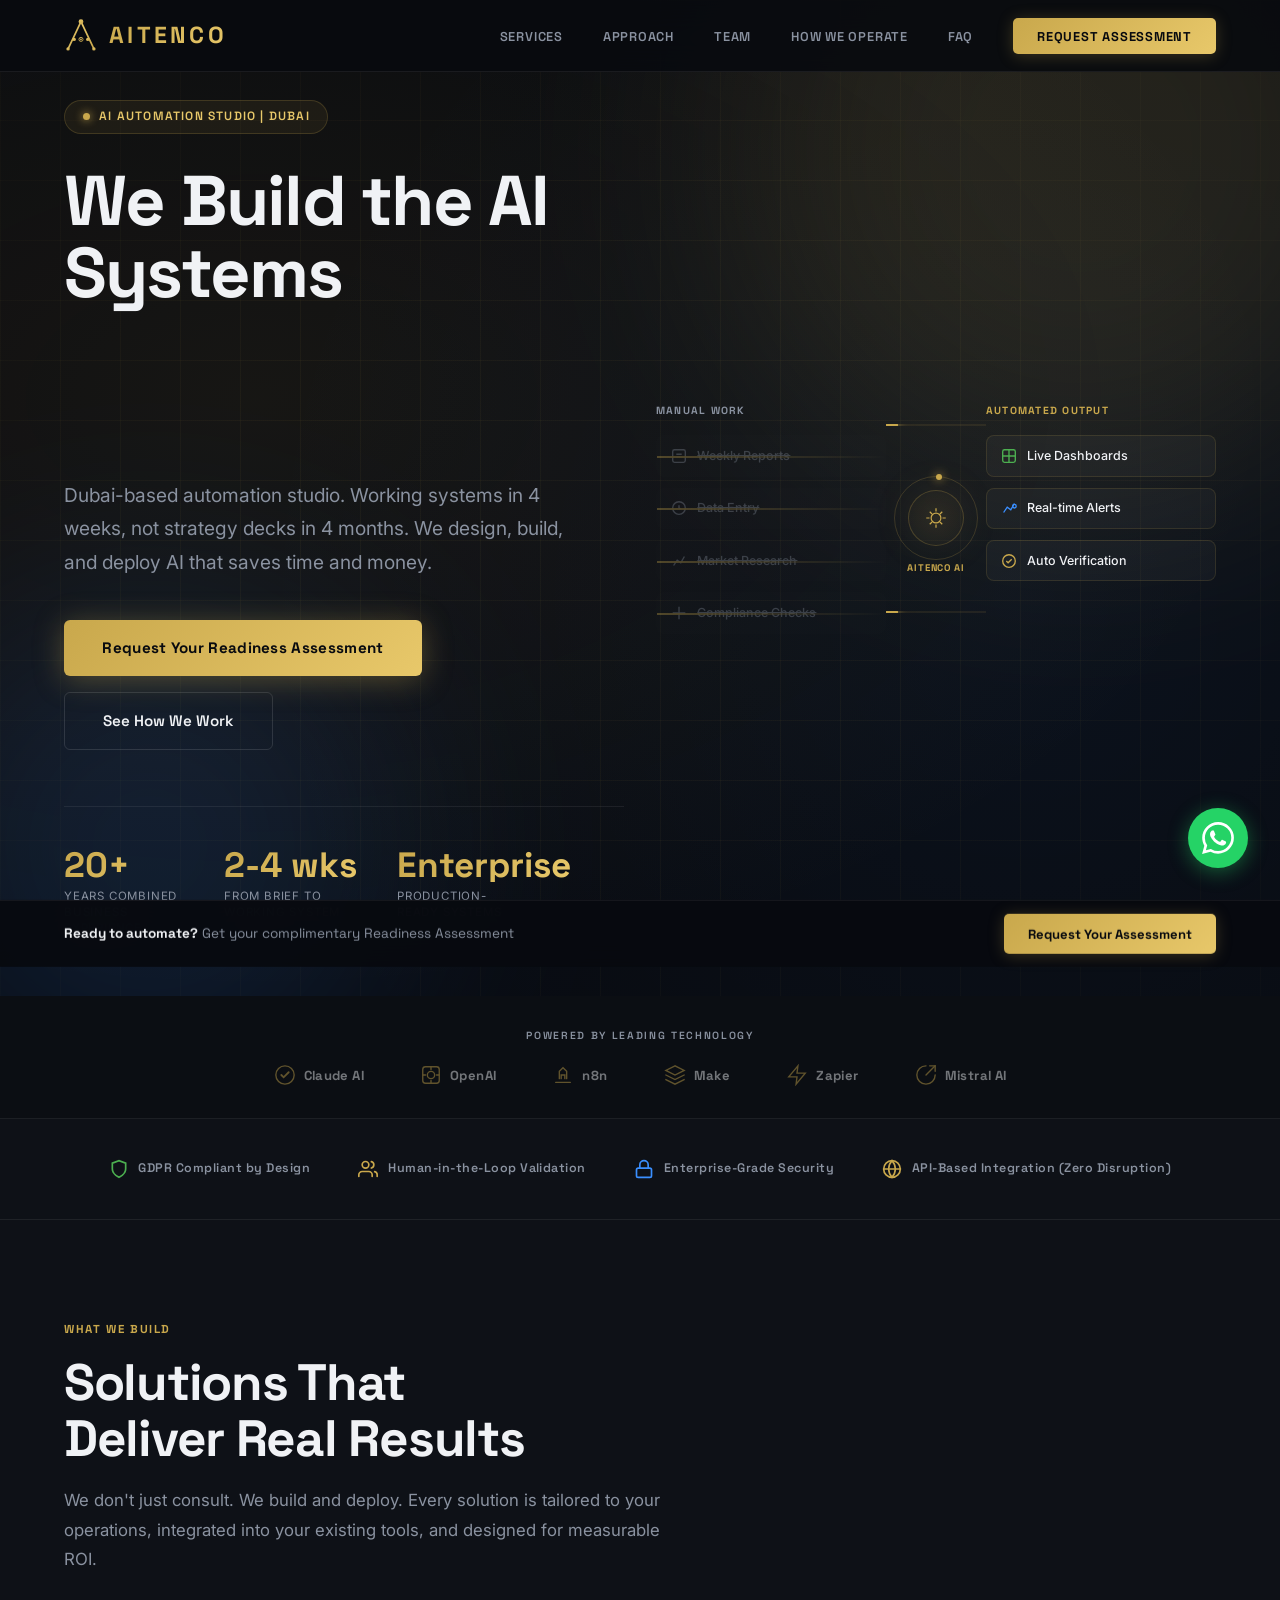
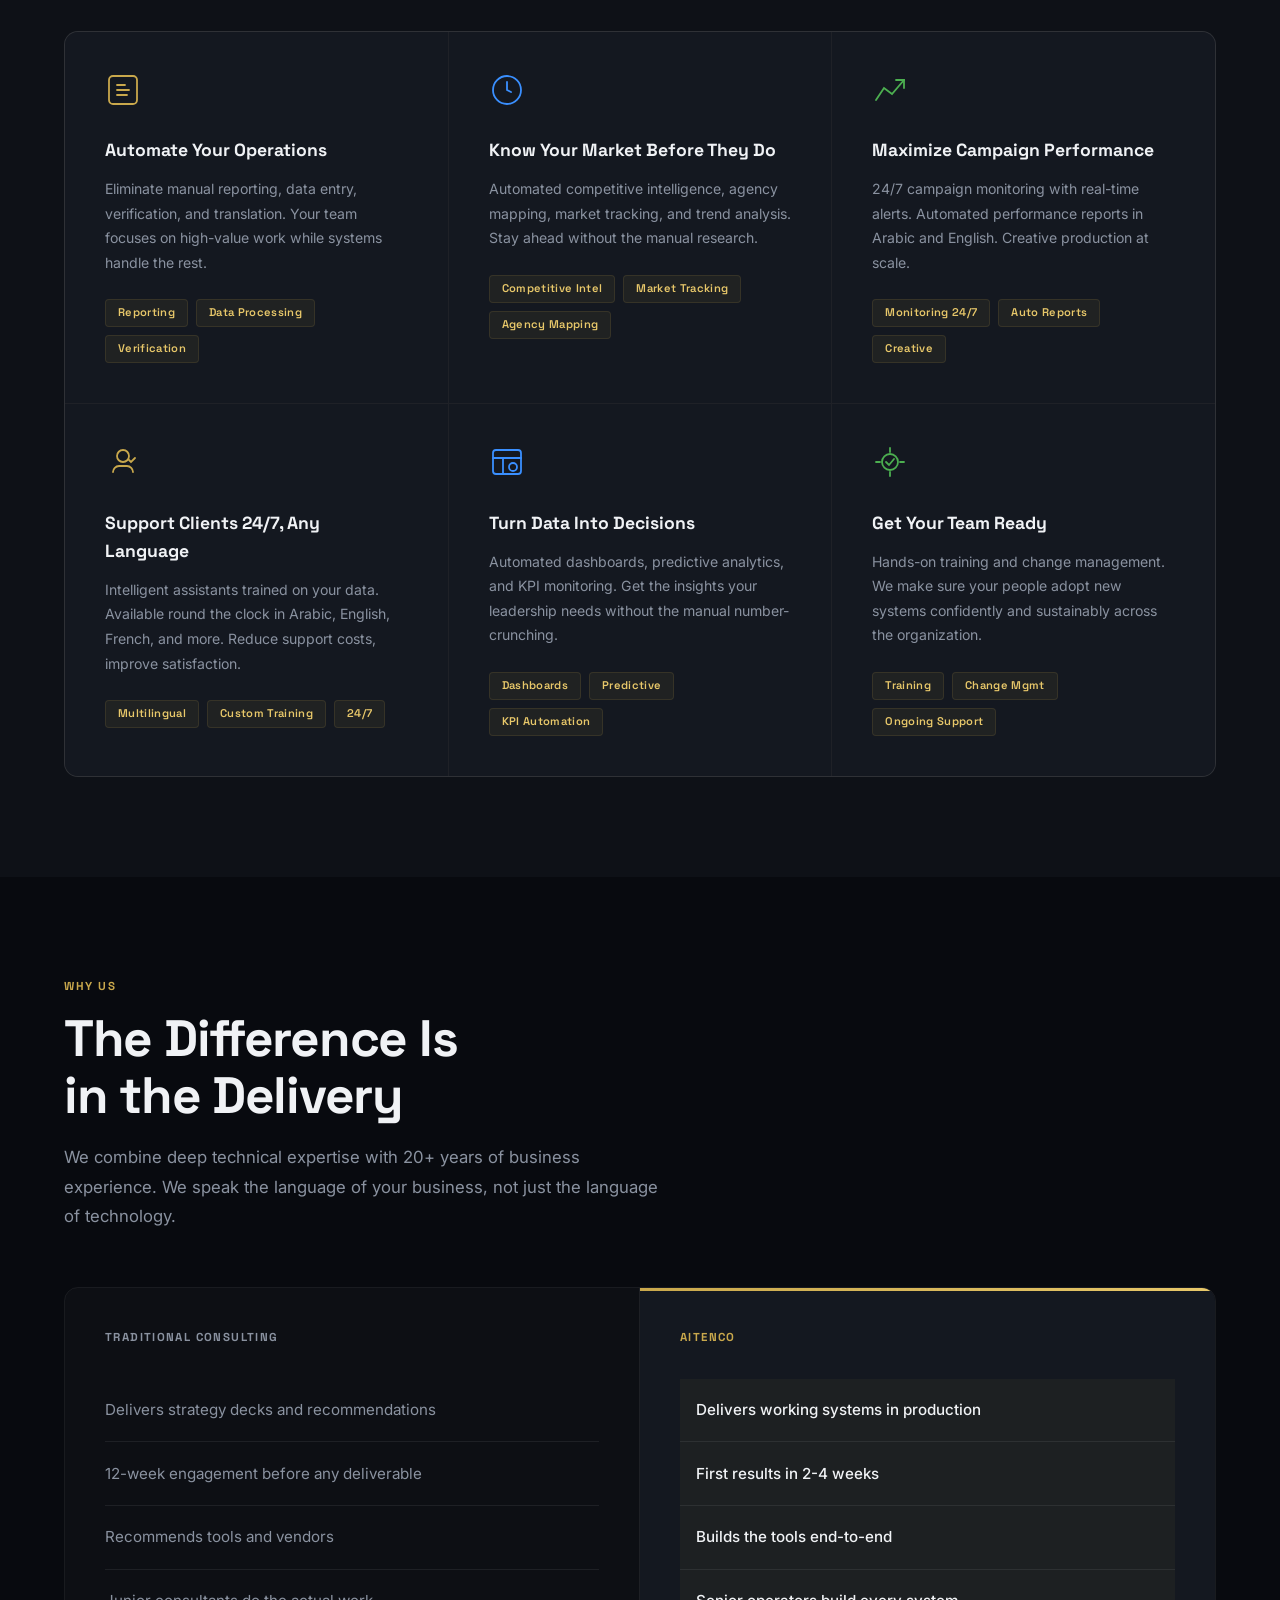
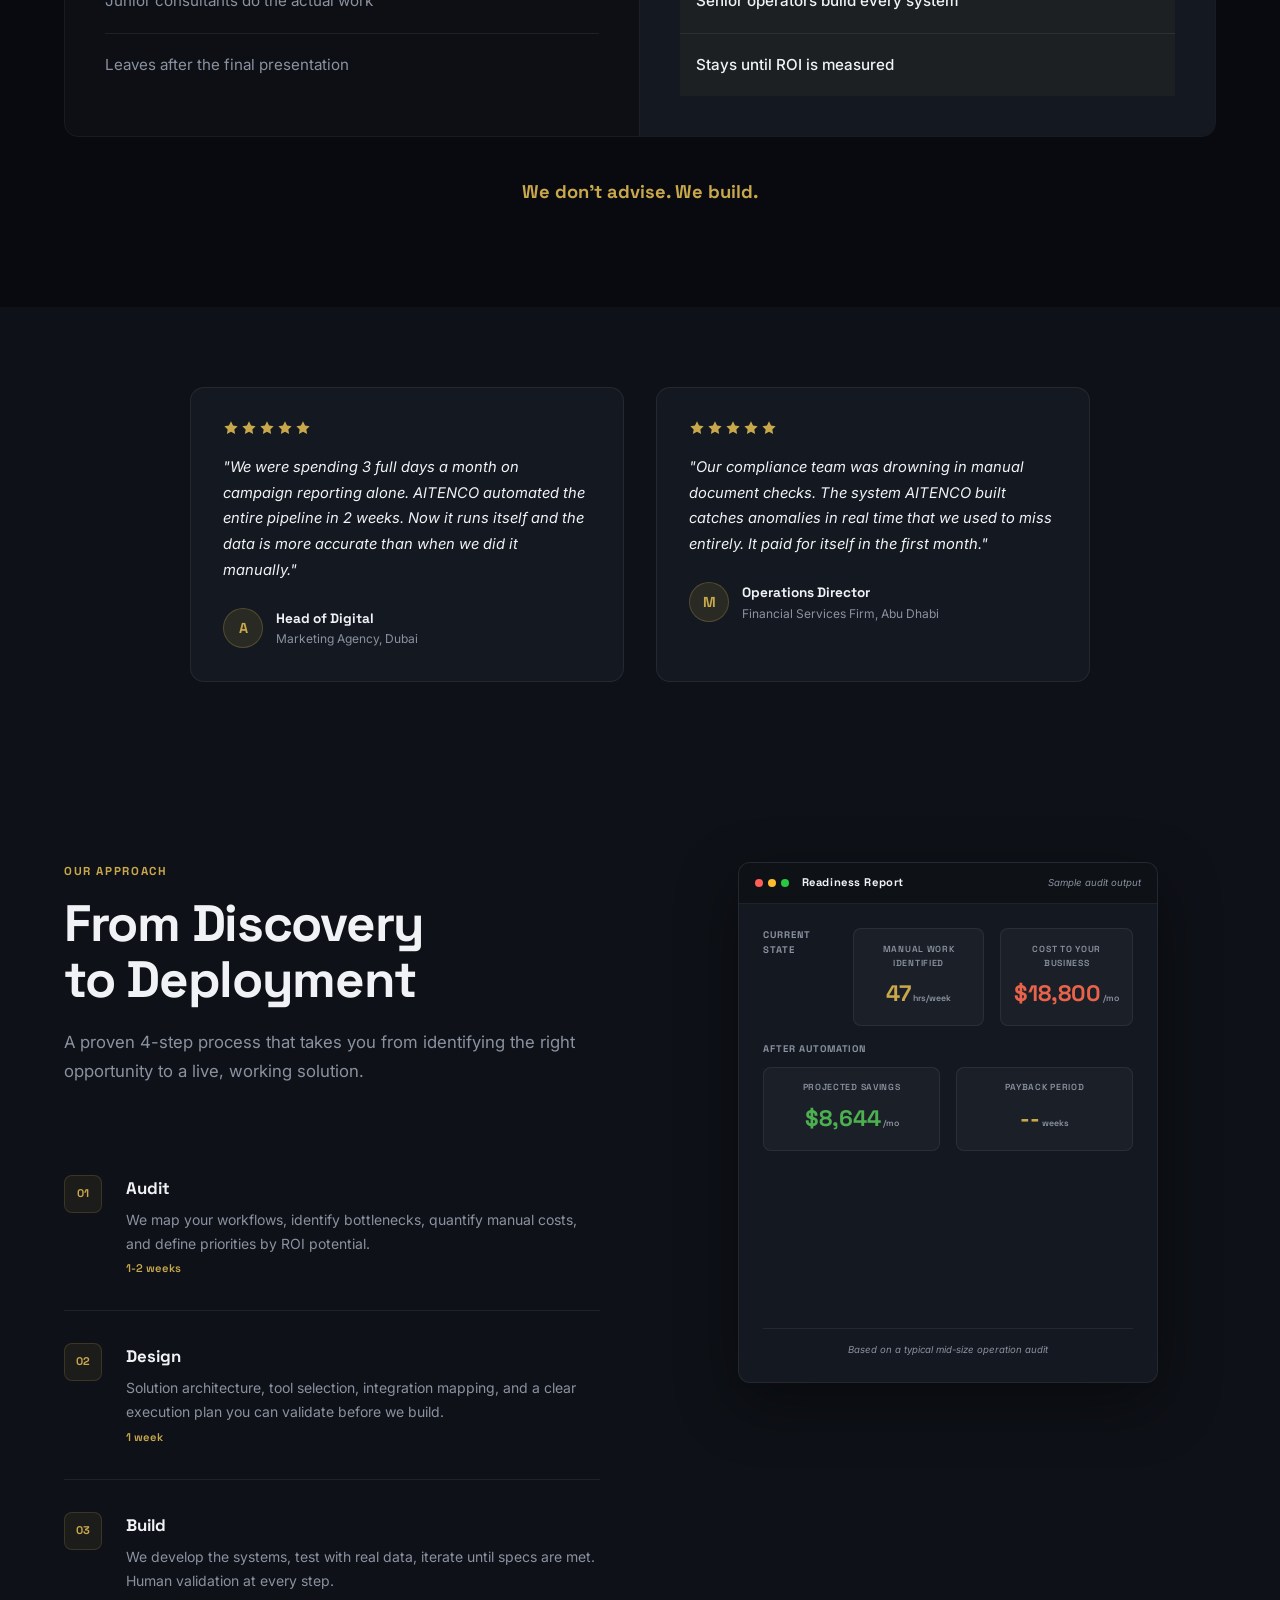
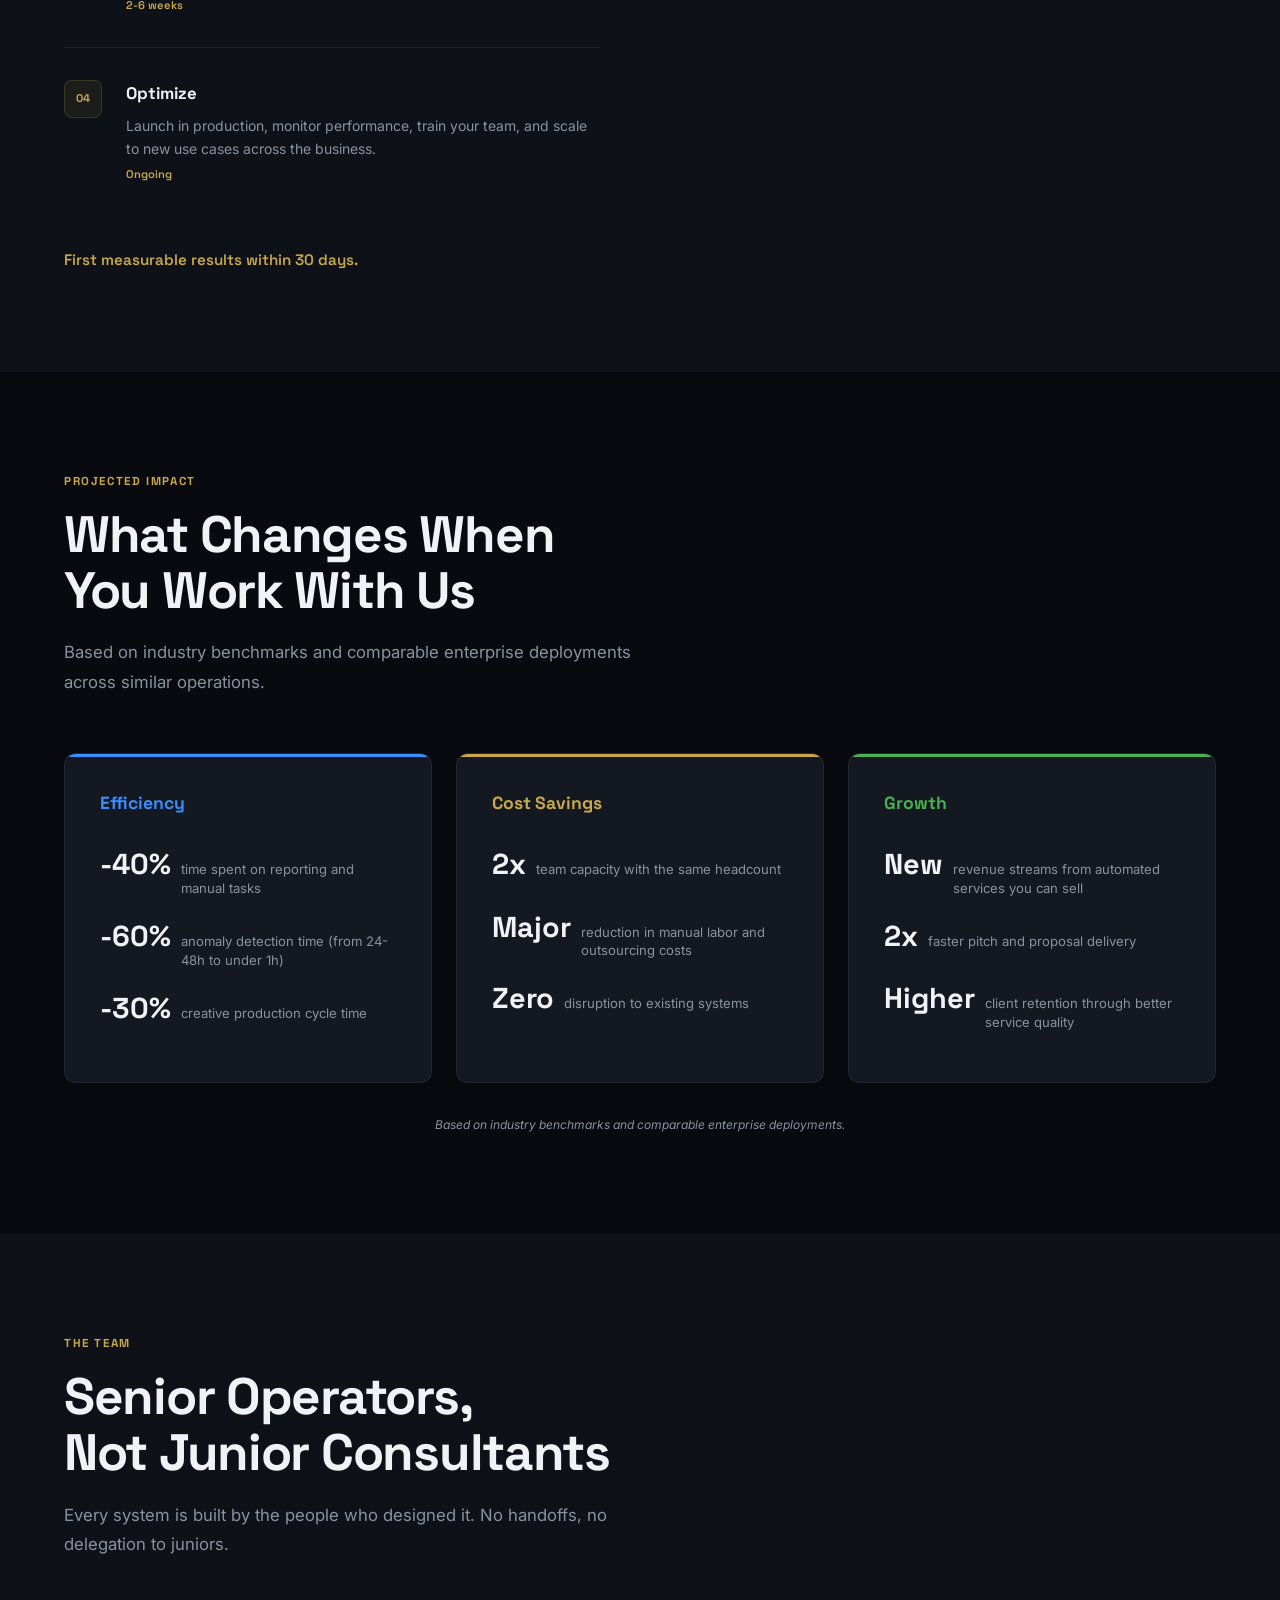
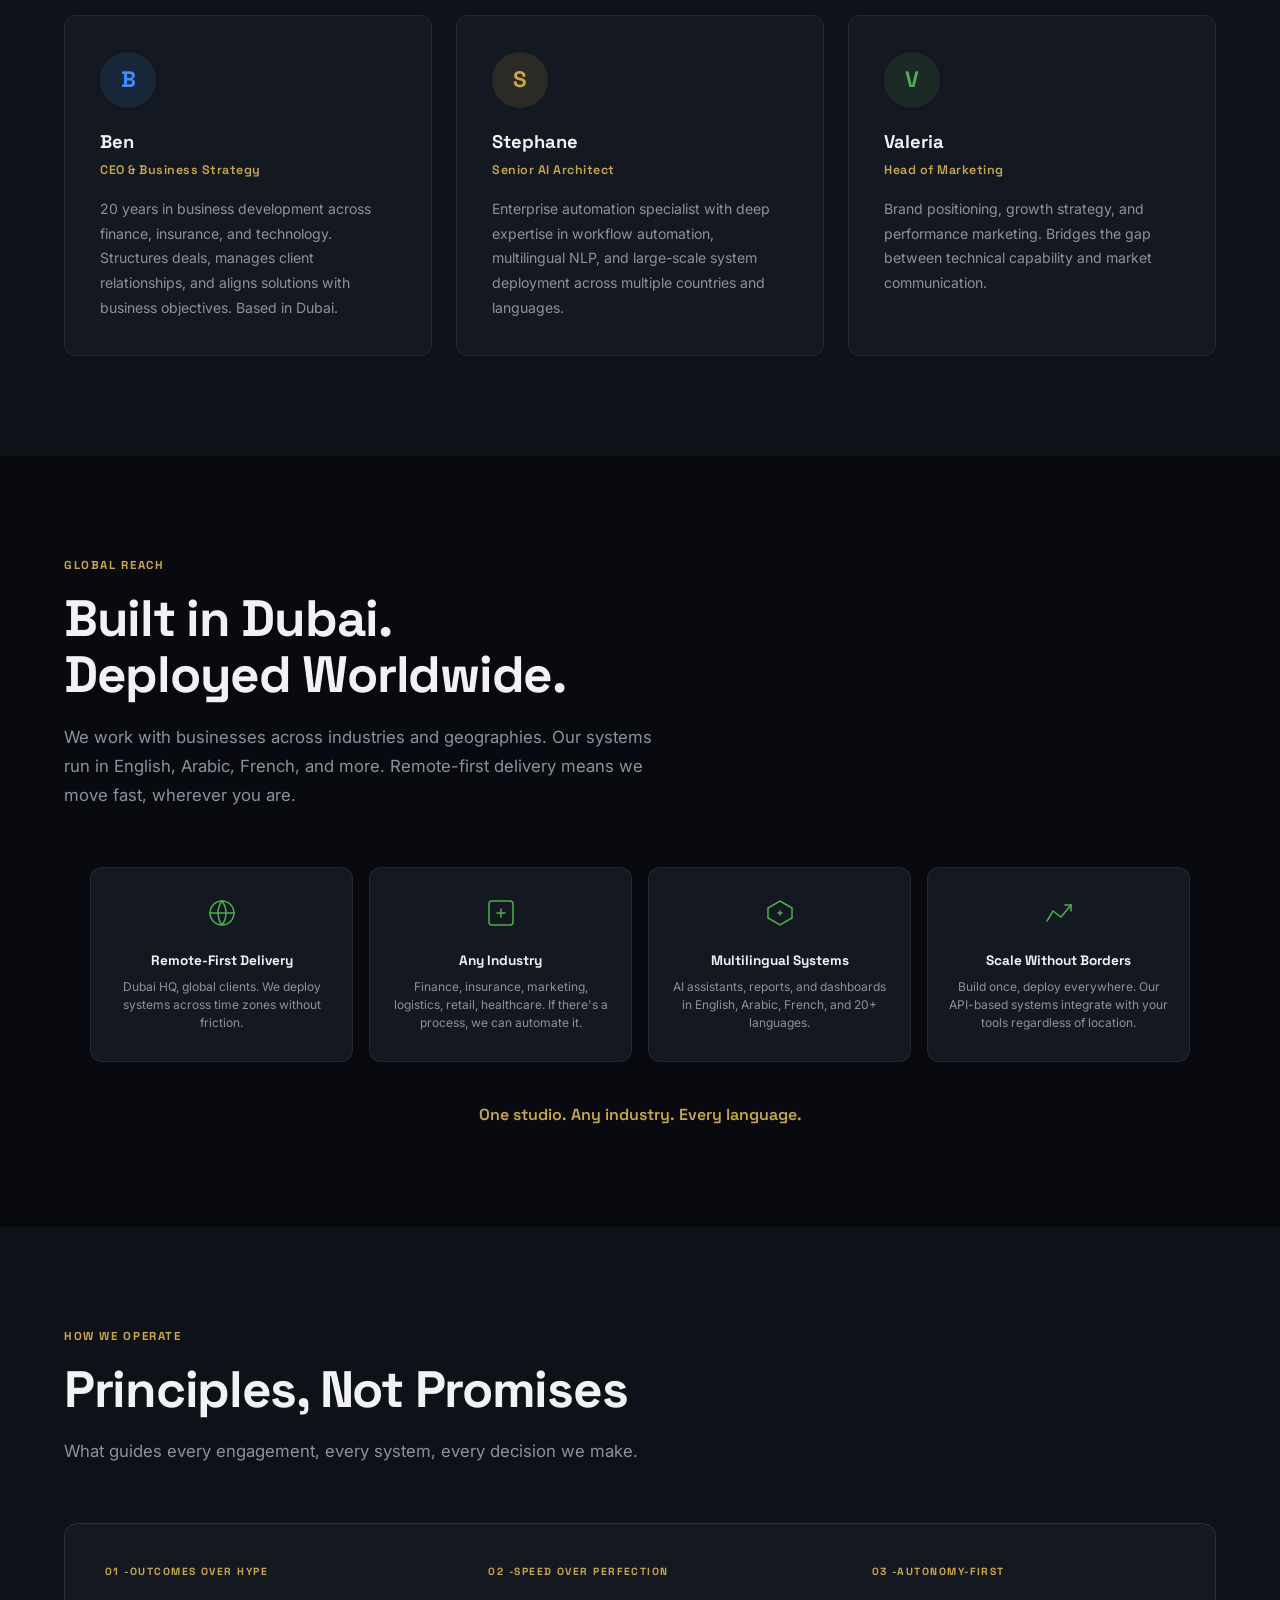
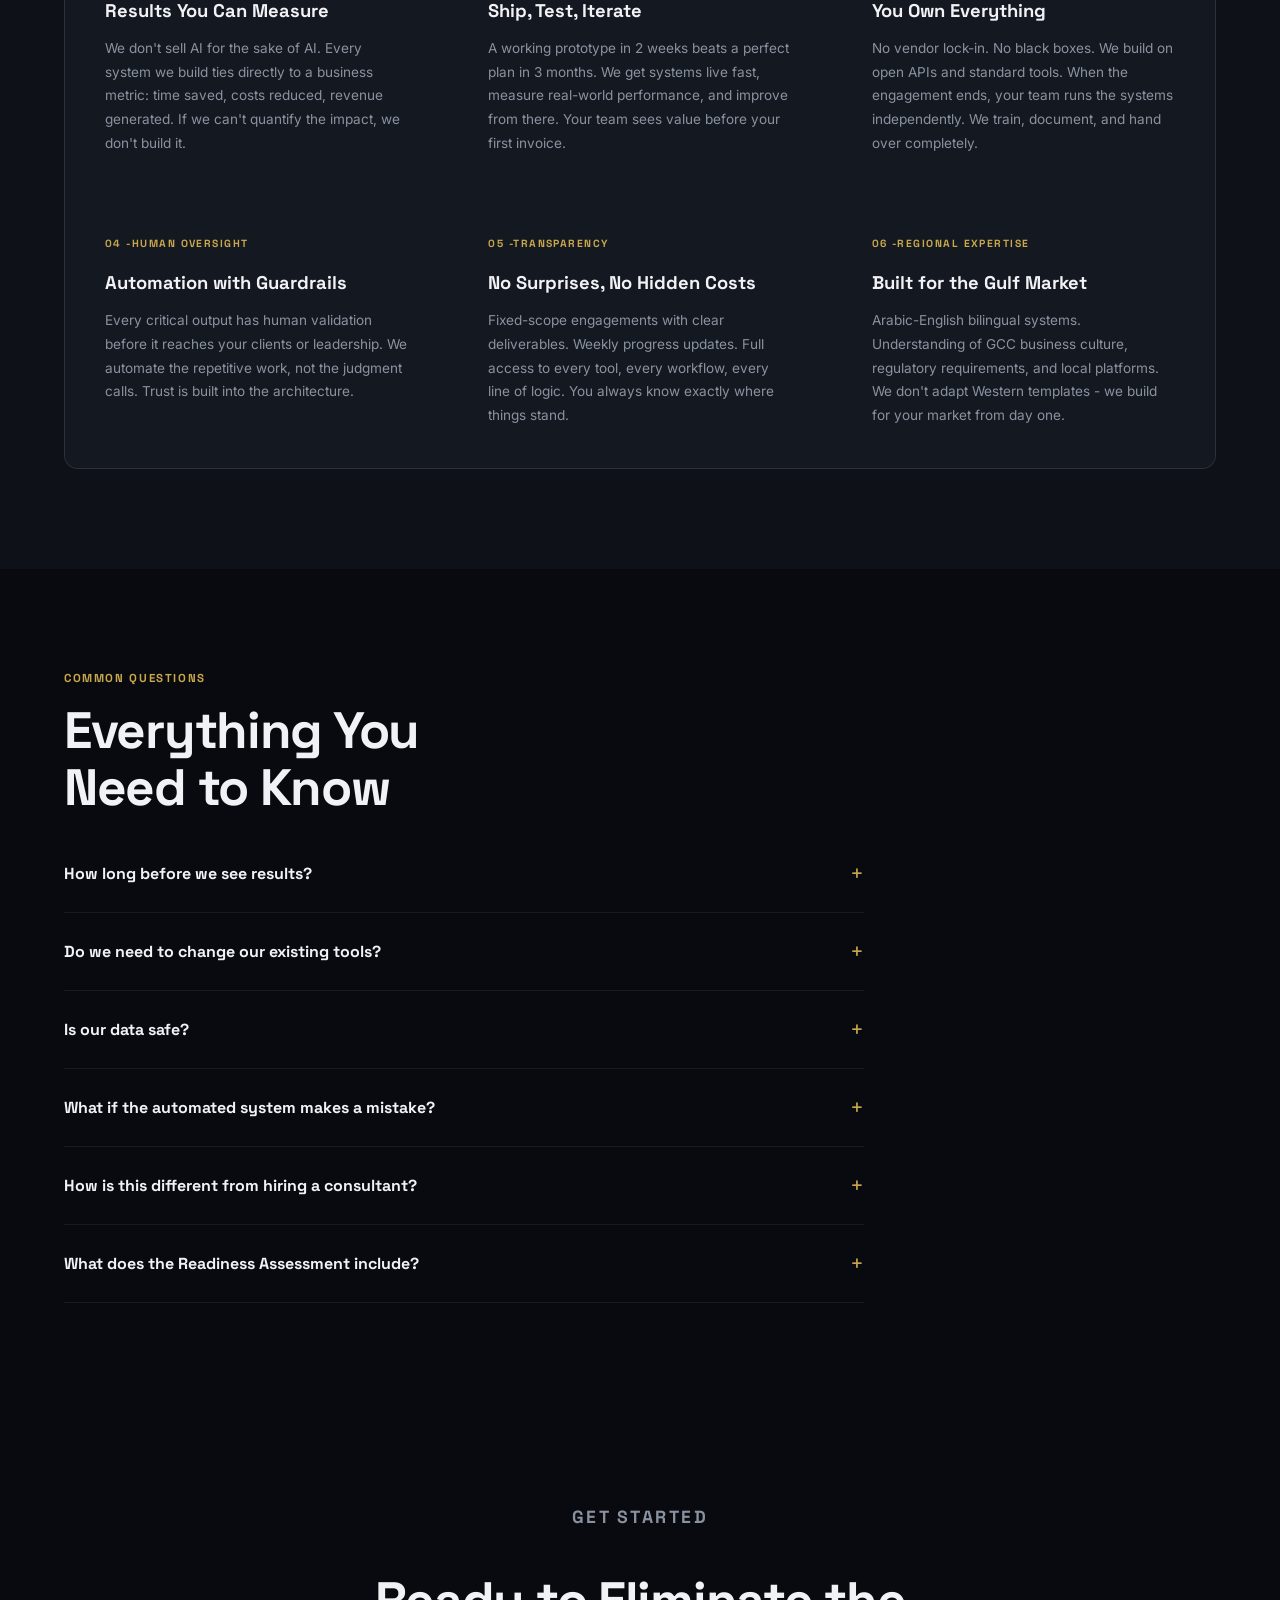
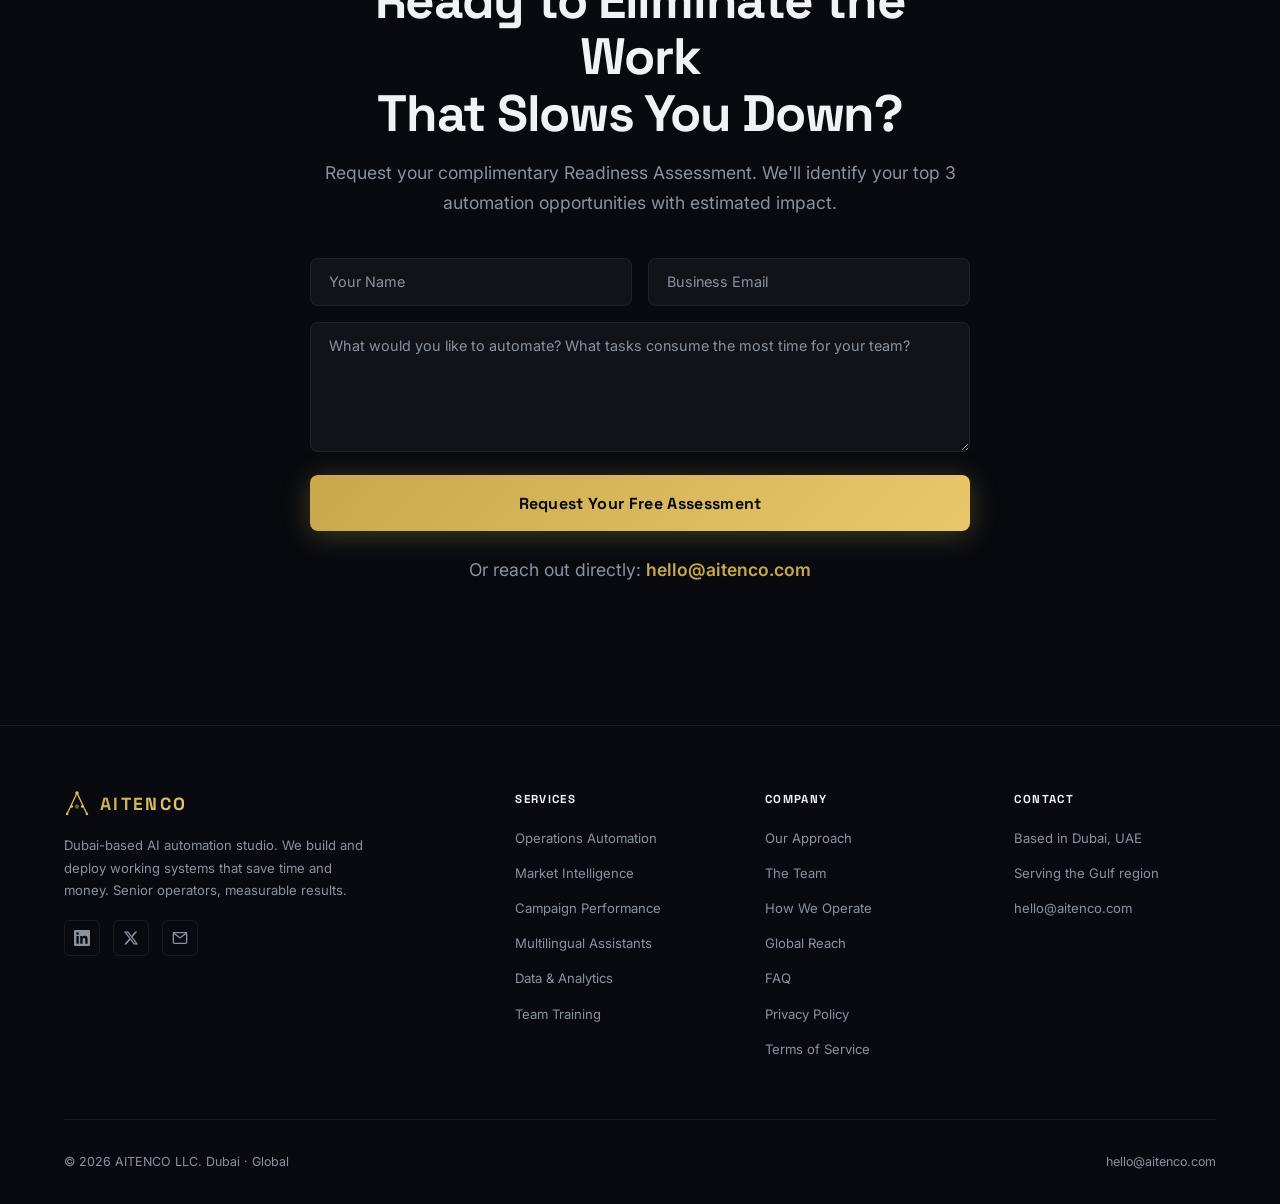
<file: index.html>
<!DOCTYPE html>
<html lang="en">
<head>
  <meta charset="UTF-8" />
  <meta name="viewport" content="width=device-width, initial-scale=1.0" />
  <title>AITENCO | AI Automation Studio - Dubai</title>
  <meta name="description" content="AITENCO is a Dubai-based AI automation studio. We build and deploy working systems in 4 weeks, not strategy decks in 4 months." />
  <meta name="keywords" content="AI automation Dubai, AI studio GCC, business automation UAE, AI implementation Gulf, automation systems Dubai" />
  <meta property="og:title" content="AITENCO | AI Automation Studio - Dubai" />
  <meta property="og:description" content="We build the AI systems your team actually uses. Working systems in 4 weeks, not strategy decks in 4 months." />
  <meta property="og:type" content="website" />
  <meta property="og:url" content="https://aitenco.com" />
  <meta property="og:image" content="https://aitenco.com/og-image.png" />
  <meta property="og:image:width" content="1200" />
  <meta property="og:image:height" content="630" />
  <meta name="twitter:card" content="summary_large_image" />
  <meta name="twitter:title" content="AITENCO | AI Automation Studio" />
  <meta name="twitter:description" content="We build the AI systems your team actually uses. Working systems in 4 weeks, not strategy decks in 4 months." />
  <meta name="twitter:image" content="https://aitenco.com/og-image.png" />
  <link rel="canonical" href="https://aitenco.com/" />
  <link rel="icon" href="/favicon.svg" type="image/svg+xml" />
  <link rel="apple-touch-icon" href="/favicon.svg" />
  <meta name="theme-color" content="#080a0f" />
  <link rel="preconnect" href="https://fonts.googleapis.com">
  <link rel="preconnect" href="https://fonts.gstatic.com" crossorigin>
  <link href="https://fonts.googleapis.com/css2?family=Space+Grotesk:wght@600;800&family=Inter:wght@400;600&display=swap" rel="stylesheet" media="print" onload="this.media='all'">
  <noscript><link href="https://fonts.googleapis.com/css2?family=Space+Grotesk:wght@600;800&family=Inter:wght@400;600&display=swap" rel="stylesheet"></noscript>
  <link rel="stylesheet" href="/style.css">
  <script type="application/ld+json">
  {
    "@context": "https://schema.org",
    "@graph": [
      {
        "@type": "Organization",
        "name": "AITENCO",
        "url": "https://aitenco.com",
        "logo": "https://aitenco.com/logo.svg",
        "description": "AITENCO is a Dubai-based AI automation studio. We build and deploy working systems in 4 weeks, not strategy decks in 4 months.",
        "email": "hello@aitenco.com",
        "sameAs": [
          "https://linkedin.com/company/aitenco",
          "https://x.com/aitenco"
        ],
        "address": {
          "@type": "PostalAddress",
          "addressLocality": "Dubai",
          "addressCountry": "AE"
        }
      },
      {
        "@type": "WebSite",
        "name": "AITENCO",
        "url": "https://aitenco.com"
      },
      {
        "@type": "FAQPage",
        "mainEntity": [
          {
            "@type": "Question",
            "name": "How long before we see results?",
            "acceptedAnswer": {
              "@type": "Answer",
              "text": "First measurable results within 30 days. Our audit phase takes 1-2 weeks, and the first working system is typically deployed by week 4."
            }
          },
          {
            "@type": "Question",
            "name": "Do we need to change our existing tools?",
            "acceptedAnswer": {
              "@type": "Answer",
              "text": "No. We integrate via APIs into your existing platforms without modifying them. Zero disruption to your current operations."
            }
          },
          {
            "@type": "Question",
            "name": "Is our data safe?",
            "acceptedAnswer": {
              "@type": "Answer",
              "text": "All solutions are GDPR compliant by design. We use professional APIs with contractual privacy guarantees and human validation on all critical outputs."
            }
          },
          {
            "@type": "Question",
            "name": "What does the Readiness Assessment include?",
            "acceptedAnswer": {
              "@type": "Answer",
              "text": "A complimentary session where we audit your current workflows, identify your top 3 automation opportunities, estimate the potential impact, and deliver a custom roadmap."
            }
          }
        ]
      }
    ]
  }
  </script>
</head>
<body>
<a href="#hero" class="skip-link">Skip to content</a>

<!-- LOGO INTRO ANIMATION -->
<div id="logoIntro" class="logo-intro">
  <svg class="logo-intro-svg" xmlns="http://www.w3.org/2000/svg" viewBox="0 0 100 100" fill="none">
    <defs>
      <linearGradient id="introG" x1="10%" y1="0%" x2="90%" y2="100%">
        <stop offset="0%" stop-color="#e8c86a"/>
        <stop offset="100%" stop-color="#c9a84c"/>
      </linearGradient>
      <filter id="glow">
        <feGaussianBlur stdDeviation="3" result="blur"/>
        <feMerge><feMergeNode in="blur"/><feMergeNode in="SourceGraphic"/></feMerge>
      </filter>
    </defs>
    <line class="intro-line" x1="50" y1="8" x2="12" y2="88" stroke="url(#introG)" stroke-width="5" stroke-linecap="round"/>
    <line class="intro-line" x1="50" y1="8" x2="88" y2="88" stroke="url(#introG)" stroke-width="5" stroke-linecap="round"/>
    <line class="intro-line" x1="30" y1="60" x2="70" y2="60" stroke="url(#introG)" stroke-width="4" stroke-linecap="round"/>
    <circle class="intro-node" cx="50" cy="8" r="7" fill="url(#introG)" filter="url(#glow)"/>
    <circle class="intro-node" cx="30" cy="60" r="5" fill="url(#introG)" filter="url(#glow)"/>
    <circle class="intro-node" cx="50" cy="60" r="6" stroke="url(#introG)" stroke-width="2.5" fill="none" filter="url(#glow)"/>
    <circle class="intro-node" cx="50" cy="60" r="2.5" fill="url(#introG)" filter="url(#glow)"/>
    <circle class="intro-node" cx="70" cy="60" r="5" fill="url(#introG)" filter="url(#glow)"/>
    <circle class="intro-node" cx="12" cy="88" r="5" fill="url(#introG)" filter="url(#glow)"/>
    <circle class="intro-node" cx="88" cy="88" r="5" fill="url(#introG)" filter="url(#glow)"/>
  </svg>
  <div class="logo-intro-text">AITENCO</div>
</div>

<!-- WHATSAPP -->
<a href="https://wa.me/971500000000" target="_blank" class="whatsapp-btn" aria-label="Chat on WhatsApp">
  <span class="whatsapp-tooltip">Chat on WhatsApp</span>
  <svg viewBox="0 0 24 24" xmlns="http://www.w3.org/2000/svg">
    <path d="M17.472 14.382c-.297-.149-1.758-.867-2.03-.967-.273-.099-.471-.148-.67.15-.197.297-.767.966-.94 1.164-.173.199-.347.223-.644.075-.297-.15-1.255-.463-2.39-1.475-.883-.788-1.48-1.761-1.653-2.059-.173-.297-.018-.458.13-.606.134-.133.298-.347.446-.52.149-.174.198-.298.298-.497.099-.198.05-.371-.025-.52-.075-.149-.669-1.612-.916-2.207-.242-.579-.487-.5-.669-.51-.173-.008-.371-.01-.57-.01-.198 0-.52.074-.792.372-.272.297-1.04 1.016-1.04 2.479 0 1.462 1.065 2.875 1.213 3.074.149.198 2.096 3.2 5.077 4.487.709.306 1.262.489 1.694.625.712.227 1.36.195 1.871.118.571-.085 1.758-.719 2.006-1.413.248-.694.248-1.289.173-1.413-.074-.124-.272-.198-.57-.347m-5.421 7.403h-.004a9.87 9.87 0 01-5.031-1.378l-.361-.214-3.741.982.998-3.648-.235-.374a9.86 9.86 0 01-1.51-5.26c.001-5.45 4.436-9.884 9.888-9.884 2.64 0 5.122 1.03 6.988 2.898a9.825 9.825 0 012.893 6.994c-.003 5.45-4.437 9.884-9.885 9.884m8.413-18.297A11.815 11.815 0 0012.05 0C5.495 0 .16 5.335.157 11.892c0 2.096.547 4.142 1.588 5.945L.057 24l6.305-1.654a11.882 11.882 0 005.683 1.448h.005c6.554 0 11.89-5.335 11.893-11.893a11.821 11.821 0 00-3.48-8.413z"/>
  </svg>
</a>

<!-- NAV -->
<nav id="mainNav">
  <a href="#hero" class="nav-logo">
    <svg class="nav-logo-svg" xmlns="http://www.w3.org/2000/svg" viewBox="0 0 100 100" fill="none" aria-hidden="true">
      <defs>
        <linearGradient id="navG" x1="10%" y1="0%" x2="90%" y2="100%">
          <stop offset="0%" stop-color="#e8c86a"/>
          <stop offset="100%" stop-color="#c9a84c"/>
        </linearGradient>
      </defs>
      <line x1="50" y1="8" x2="12" y2="88" stroke="url(#navG)" stroke-width="5" stroke-linecap="round"/>
      <line x1="50" y1="8" x2="88" y2="88" stroke="url(#navG)" stroke-width="5" stroke-linecap="round"/>
      <line x1="30" y1="60" x2="70" y2="60" stroke="url(#navG)" stroke-width="4" stroke-linecap="round"/>
      <circle cx="50" cy="8" r="7" fill="url(#navG)"/>
      <circle cx="30" cy="60" r="5" fill="url(#navG)"/>
      <circle cx="50" cy="60" r="6" stroke="url(#navG)" stroke-width="2.5"/>
      <circle cx="50" cy="60" r="2.5" fill="url(#navG)"/>
      <circle cx="70" cy="60" r="5" fill="url(#navG)"/>
      <circle cx="12" cy="88" r="5" fill="url(#navG)"/>
      <circle cx="88" cy="88" r="5" fill="url(#navG)"/>
    </svg>
    <span class="nav-logo-text">AITENCO</span>
  </a>
  <button id="navHamburger" class="nav-hamburger" aria-expanded="false" aria-controls="navLinks" aria-label="Toggle navigation menu">
    <span></span><span></span><span></span>
  </button>
  <ul id="navLinks" class="nav-links">
    <li><a href="#services">Services</a></li>
    <li><a href="#approach">Approach</a></li>
    <li><a href="#team">Team</a></li>
    <li><a href="#principles">How We Operate</a></li>
    <li><a href="#faq">FAQ</a></li>
    <li><a href="#contact" class="nav-cta">Request Assessment</a></li>
  </ul>
</nav>

<!-- HERO -->
<section id="hero">
  <div class="hero-bg">
    <div class="hero-grid"></div>
    <div class="orb orb-1"></div>
    <div class="orb orb-2"></div>
  </div>

  <div class="hero-content">
    <div class="hero-badge">AI Automation Studio | Dubai</div>
    <h1>
      We Build the AI Systems<br>
      <span class="accent">Your Team Actually Uses.</span>
    </h1>
    <p class="hero-sub">
      Dubai-based automation studio. Working systems in 4 weeks, not strategy decks in 4 months. We design, build, and deploy AI that saves time and money.
    </p>
    <div class="hero-actions">
      <a href="#contact" class="btn-primary">Request Your Readiness Assessment</a>
      <a href="#approach" class="btn-secondary">See How We Work</a>
    </div>
    <div class="hero-stats">
      <div>
        <div class="stat-val" id="stat1">20+</div>
        <div class="stat-label">Years combined business experience</div>
      </div>
      <div>
        <div class="stat-val">2-4 wks</div>
        <div class="stat-label">From brief to working system</div>
      </div>
      <div>
        <div class="stat-val">Enterprise</div>
        <div class="stat-label">Production-ready systems</div>
      </div>
    </div>
  </div>

  <div class="hero-visual">
    <div class="workflow-demo">
      <div class="wf-col wf-input">
        <div class="wf-label">Manual Work</div>
        <div class="wf-item wf-item-in" data-wf="0">
          <svg viewBox="0 0 20 20" fill="none" stroke="#8a92a0" stroke-width="1.5"><rect x="3" y="3" width="14" height="14" rx="2"/><path d="M7 8h6M7 11h4"/></svg>
          <span>Weekly Reports</span>
          <div class="wf-strike"></div>
        </div>
        <div class="wf-item wf-item-in" data-wf="1">
          <svg viewBox="0 0 20 20" fill="none" stroke="#8a92a0" stroke-width="1.5"><circle cx="10" cy="10" r="7"/><path d="M10 7v3l2 1"/></svg>
          <span>Data Entry</span>
          <div class="wf-strike"></div>
        </div>
        <div class="wf-item wf-item-in" data-wf="2">
          <svg viewBox="0 0 20 20" fill="none" stroke="#8a92a0" stroke-width="1.5"><path d="M4 15l4-6 4 3 4-7"/></svg>
          <span>Market Research</span>
          <div class="wf-strike"></div>
        </div>
        <div class="wf-item wf-item-in" data-wf="3">
          <svg viewBox="0 0 20 20" fill="none" stroke="#8a92a0" stroke-width="1.5"><path d="M3 10h14M10 3v14"/></svg>
          <span>Compliance Checks</span>
          <div class="wf-strike"></div>
        </div>
      </div>

      <div class="wf-col wf-center">
        <div class="wf-flow-line wf-flow-left">
          <div class="wf-particle"></div>
        </div>
        <div class="wf-engine">
          <div class="wf-engine-ring"></div>
          <div class="wf-engine-core">
            <svg viewBox="0 0 32 32" fill="none" stroke="#c9a84c" stroke-width="1.5"><circle cx="16" cy="16" r="6"/><path d="M16 4v4M16 24v4M4 16h4M24 16h4M8.3 8.3l2.8 2.8M20.9 20.9l2.8 2.8M8.3 23.7l2.8-2.8M20.9 11.1l2.8-2.8"/></svg>
          </div>
          <div class="wf-engine-label">AITENCO AI</div>
        </div>
        <div class="wf-flow-line wf-flow-right">
          <div class="wf-particle"></div>
        </div>
      </div>

      <div class="wf-col wf-output">
        <div class="wf-label wf-label-out">Automated Output</div>
        <div class="wf-item wf-item-out" data-wf="0">
          <svg viewBox="0 0 20 20" fill="none" stroke="#4caf50" stroke-width="1.5"><rect x="3" y="3" width="14" height="14" rx="2"/><path d="M3 10h14M10 3v14"/></svg>
          <span>Live Dashboards</span>
        </div>
        <div class="wf-item wf-item-out" data-wf="1">
          <svg viewBox="0 0 20 20" fill="none" stroke="#3a8fff" stroke-width="1.5"><path d="M4 15l4-6 4 3 4-7"/><circle cx="16" cy="8" r="2"/></svg>
          <span>Real-time Alerts</span>
        </div>
        <div class="wf-item wf-item-out" data-wf="2">
          <svg viewBox="0 0 20 20" fill="none" stroke="#c9a84c" stroke-width="1.5"><circle cx="10" cy="10" r="7"/><path d="M7 10l2 2 4-4"/></svg>
          <span>Auto Verification</span>
        </div>
        <div class="wf-item wf-item-out" data-wf="3">
          <svg viewBox="0 0 20 20" fill="none" stroke="#e8c86a" stroke-width="1.5"><path d="M3 14l5-4 4 3 5-6"/><polyline points="14 7 17 7 17 10"/></svg>
          <span>Growth Insights</span>
        </div>
      </div>
    </div>
  </div>
</section>

<!-- TECH PARTNERS -->
<div id="partners">
  <div class="partners-label">Powered by Leading Technology</div>
  <div class="partners-track">
    <div class="partner-item">
      <svg class="partner-icon" viewBox="0 0 24 24" fill="#c9a84c"><circle cx="12" cy="12" r="10" fill="none" stroke="#c9a84c" stroke-width="1.5"/><path d="M8 12l2.5 2.5L16 9" stroke="#c9a84c" stroke-width="2" fill="none" stroke-linecap="round"/></svg>
      <span class="partner-name">Claude AI</span>
    </div>
    <div class="partner-item">
      <svg class="partner-icon" viewBox="0 0 24 24" fill="none" stroke="#c9a84c" stroke-width="1.5" stroke-linecap="round"><rect x="3" y="3" width="18" height="18" rx="3"/><circle cx="12" cy="12" r="4"/><path d="M12 3v3M12 18v3M3 12h3M18 12h3"/></svg>
      <span class="partner-name">OpenAI</span>
    </div>
    <div class="partner-item">
      <svg class="partner-icon" viewBox="0 0 24 24" fill="none" stroke="#c9a84c" stroke-width="1.5" stroke-linecap="round"><path d="M4 20h16M8 16V8l4-4 4 4v8"/><path d="M10 16v-4h4v4"/></svg>
      <span class="partner-name">n8n</span>
    </div>
    <div class="partner-item">
      <svg class="partner-icon" viewBox="0 0 24 24" fill="none" stroke="#c9a84c" stroke-width="1.5" stroke-linecap="round"><path d="M12 2L2 7l10 5 10-5-10-5z"/><path d="M2 17l10 5 10-5"/><path d="M2 12l10 5 10-5"/></svg>
      <span class="partner-name">Make</span>
    </div>
    <div class="partner-item">
      <svg class="partner-icon" viewBox="0 0 24 24" fill="none" stroke="#c9a84c" stroke-width="1.5" stroke-linecap="round"><path d="M13 2L3 14h9l-1 8 10-12h-9l1-8z"/></svg>
      <span class="partner-name">Zapier</span>
    </div>
    <div class="partner-item">
      <svg class="partner-icon" viewBox="0 0 24 24" fill="none" stroke="#c9a84c" stroke-width="1.5" stroke-linecap="round"><path d="M22 12A10 10 0 1112 2"/><path d="M22 2L12 12"/><path d="M16 2h6v6"/></svg>
      <span class="partner-name">Mistral AI</span>
    </div>
  </div>
</div>

<!-- TRUST SIGNALS -->
<div id="trust">
  <div class="trust-inner">
    <div class="trust-item">
      <svg class="trust-icon" viewBox="0 0 24 24" fill="none" stroke="#4caf50" stroke-width="2" stroke-linecap="round"><path d="M12 22s8-4 8-10V5l-8-3-8 3v7c0 6 8 10 8 10z"/></svg>
      <span class="trust-text">GDPR Compliant by Design</span>
    </div>
    <div class="trust-item">
      <svg class="trust-icon" viewBox="0 0 24 24" fill="none" stroke="#c9a84c" stroke-width="2" stroke-linecap="round"><path d="M17 21v-2a4 4 0 00-4-4H5a4 4 0 00-4 4v2"/><circle cx="9" cy="7" r="4"/><path d="M23 21v-2a4 4 0 00-3-3.87"/><path d="M16 3.13a4 4 0 010 7.75"/></svg>
      <span class="trust-text">Human-in-the-Loop Validation</span>
    </div>
    <div class="trust-item">
      <svg class="trust-icon" viewBox="0 0 24 24" fill="none" stroke="#3a8fff" stroke-width="2" stroke-linecap="round"><rect x="3" y="11" width="18" height="11" rx="2" ry="2"/><path d="M7 11V7a5 5 0 0110 0v4"/></svg>
      <span class="trust-text">Enterprise-Grade Security</span>
    </div>
    <div class="trust-item">
      <svg class="trust-icon" viewBox="0 0 24 24" fill="none" stroke="#c9a84c" stroke-width="2" stroke-linecap="round"><circle cx="12" cy="12" r="10"/><line x1="2" y1="12" x2="22" y2="12"/><path d="M12 2a15.3 15.3 0 014 10 15.3 15.3 0 01-4 10 15.3 15.3 0 01-4-10 15.3 15.3 0 014-10z"/></svg>
      <span class="trust-text">API-Based Integration (Zero Disruption)</span>
    </div>
  </div>
</div>

<!-- SERVICES -->
<section id="services">
  <p class="section-label reveal">What We Build</p>
  <h2 class="reveal">Solutions That<br>Deliver Real Results</h2>
  <p class="section-desc reveal">We don't just consult. We build and deploy. Every solution is tailored to your operations, integrated into your existing tools, and designed for measurable ROI.</p>
  <div class="services-grid">
    <div class="service-card reveal">
      <svg class="service-icon-svg" viewBox="0 0 36 36" fill="none" stroke="#c9a84c" stroke-width="1.8" stroke-linecap="round"><rect x="4" y="4" width="28" height="28" rx="4"/><path d="M12 18h12M12 13h8M12 23h10"/></svg>
      <h3>Automate Your Operations</h3>
      <p>Eliminate manual reporting, data entry, verification, and translation. Your team focuses on high-value work while systems handle the rest.</p>
      <div class="service-tags">
        <span class="tag">Reporting</span>
        <span class="tag">Data Processing</span>
        <span class="tag">Verification</span>
      </div>
    </div>
    <div class="service-card reveal">
      <svg class="service-icon-svg" viewBox="0 0 36 36" fill="none" stroke="#3a8fff" stroke-width="1.8" stroke-linecap="round"><circle cx="18" cy="18" r="14"/><path d="M18 10v8l4 2"/></svg>
      <h3>Know Your Market Before They Do</h3>
      <p>Automated competitive intelligence, agency mapping, market tracking, and trend analysis. Stay ahead without the manual research.</p>
      <div class="service-tags">
        <span class="tag">Competitive Intel</span>
        <span class="tag">Market Tracking</span>
        <span class="tag">Agency Mapping</span>
      </div>
    </div>
    <div class="service-card reveal">
      <svg class="service-icon-svg" viewBox="0 0 36 36" fill="none" stroke="#4caf50" stroke-width="1.8" stroke-linecap="round"><polyline points="4 28 12 16 20 22 32 8"/><polyline points="24 8 32 8 32 16"/></svg>
      <h3>Maximize Campaign Performance</h3>
      <p>24/7 campaign monitoring with real-time alerts. Automated performance reports in Arabic and English. Creative production at scale.</p>
      <div class="service-tags">
        <span class="tag">Monitoring 24/7</span>
        <span class="tag">Auto Reports</span>
        <span class="tag">Creative</span>
      </div>
    </div>
    <div class="service-card reveal">
      <svg class="service-icon-svg" viewBox="0 0 36 36" fill="none" stroke="#c9a84c" stroke-width="1.8" stroke-linecap="round"><path d="M8 28c0-3.3 2.7-6 6-6h8c3.3 0 6 2.7 6 6"/><circle cx="18" cy="12" r="6"/><path d="M30 14l-4 4-2-2"/></svg>
      <h3>Support Clients 24/7, Any Language</h3>
      <p>Intelligent assistants trained on your data. Available round the clock in Arabic, English, French, and more. Reduce support costs, improve satisfaction.</p>
      <div class="service-tags">
        <span class="tag">Multilingual</span>
        <span class="tag">Custom Training</span>
        <span class="tag">24/7</span>
      </div>
    </div>
    <div class="service-card reveal">
      <svg class="service-icon-svg" viewBox="0 0 36 36" fill="none" stroke="#3a8fff" stroke-width="1.8" stroke-linecap="round"><rect x="4" y="6" width="28" height="24" rx="3"/><path d="M4 14h28M14 14v16"/><circle cx="24" cy="23" r="4"/></svg>
      <h3>Turn Data Into Decisions</h3>
      <p>Automated dashboards, predictive analytics, and KPI monitoring. Get the insights your leadership needs without the manual number-crunching.</p>
      <div class="service-tags">
        <span class="tag">Dashboards</span>
        <span class="tag">Predictive</span>
        <span class="tag">KPI Automation</span>
      </div>
    </div>
    <div class="service-card reveal">
      <svg class="service-icon-svg" viewBox="0 0 36 36" fill="none" stroke="#4caf50" stroke-width="1.8" stroke-linecap="round"><path d="M18 4v4M18 28v4M4 18h4M28 18h4"/><circle cx="18" cy="18" r="8"/><path d="M14 18l3 3 5-6"/></svg>
      <h3>Get Your Team Ready</h3>
      <p>Hands-on training and change management. We make sure your people adopt new systems confidently and sustainably across the organization.</p>
      <div class="service-tags">
        <span class="tag">Training</span>
        <span class="tag">Change Mgmt</span>
        <span class="tag">Ongoing Support</span>
      </div>
    </div>
  </div>
</section>

<!-- THE DIFFERENCE -->
<section id="difference">
  <p class="section-label reveal">Why Us</p>
  <h2 class="reveal">The Difference Is<br>in the Delivery</h2>
  <p class="section-desc reveal">We combine deep technical expertise with 20+ years of business experience. We speak the language of your business, not just the language of technology.</p>
  <div class="diff-grid reveal">
    <div class="diff-col">
      <div class="diff-col-label">Traditional Consulting</div>
      <div class="diff-item">Delivers strategy decks and recommendations</div>
      <div class="diff-item">12-week engagement before any deliverable</div>
      <div class="diff-item">Recommends tools and vendors</div>
      <div class="diff-item">Junior consultants do the actual work</div>
      <div class="diff-item">Leaves after the final presentation</div>
    </div>
    <div class="diff-col">
      <div class="diff-col-label">AITENCO</div>
      <div class="diff-item">Delivers working systems in production</div>
      <div class="diff-item">First results in 2-4 weeks</div>
      <div class="diff-item">Builds the tools end-to-end</div>
      <div class="diff-item">Senior operators build every system</div>
      <div class="diff-item">Stays until ROI is measured</div>
    </div>
  </div>
  <p style="text-align:center; margin-top:2.5rem; font-size:1.15rem; font-weight:700; color:var(--gold); font-family:var(--font-head);" class="reveal">We don't advise. We build.</p>
</section>

<!-- TESTIMONIALS -->
<section id="testimonials">
  <div class="testimonials-grid">
    <div class="testimonial-card reveal">
      <div class="testimonial-stars" aria-label="5 out of 5 stars">
        <svg width="16" height="16" viewBox="0 0 24 24" fill="#c9a84c" aria-hidden="true"><path d="M12 2l3.09 6.26L22 9.27l-5 4.87 1.18 6.88L12 17.77l-6.18 3.25L7 14.14 2 9.27l6.91-1.01L12 2z"/></svg>
        <svg width="16" height="16" viewBox="0 0 24 24" fill="#c9a84c" aria-hidden="true"><path d="M12 2l3.09 6.26L22 9.27l-5 4.87 1.18 6.88L12 17.77l-6.18 3.25L7 14.14 2 9.27l6.91-1.01L12 2z"/></svg>
        <svg width="16" height="16" viewBox="0 0 24 24" fill="#c9a84c" aria-hidden="true"><path d="M12 2l3.09 6.26L22 9.27l-5 4.87 1.18 6.88L12 17.77l-6.18 3.25L7 14.14 2 9.27l6.91-1.01L12 2z"/></svg>
        <svg width="16" height="16" viewBox="0 0 24 24" fill="#c9a84c" aria-hidden="true"><path d="M12 2l3.09 6.26L22 9.27l-5 4.87 1.18 6.88L12 17.77l-6.18 3.25L7 14.14 2 9.27l6.91-1.01L12 2z"/></svg>
        <svg width="16" height="16" viewBox="0 0 24 24" fill="#c9a84c" aria-hidden="true"><path d="M12 2l3.09 6.26L22 9.27l-5 4.87 1.18 6.88L12 17.77l-6.18 3.25L7 14.14 2 9.27l6.91-1.01L12 2z"/></svg>
      </div>
      <blockquote class="testimonial-quote">"We were spending 3 full days a month on campaign reporting alone. AITENCO automated the entire pipeline in 2 weeks. Now it runs itself and the data is more accurate than when we did it manually."</blockquote>
      <div class="testimonial-author">
        <div class="testimonial-initial">A</div>
        <div>
          <div class="testimonial-name">Head of Digital</div>
          <div class="testimonial-role">Marketing Agency, Dubai</div>
        </div>
      </div>
    </div>
    <div class="testimonial-card reveal">
      <div class="testimonial-stars" aria-label="5 out of 5 stars">
        <svg width="16" height="16" viewBox="0 0 24 24" fill="#c9a84c" aria-hidden="true"><path d="M12 2l3.09 6.26L22 9.27l-5 4.87 1.18 6.88L12 17.77l-6.18 3.25L7 14.14 2 9.27l6.91-1.01L12 2z"/></svg>
        <svg width="16" height="16" viewBox="0 0 24 24" fill="#c9a84c" aria-hidden="true"><path d="M12 2l3.09 6.26L22 9.27l-5 4.87 1.18 6.88L12 17.77l-6.18 3.25L7 14.14 2 9.27l6.91-1.01L12 2z"/></svg>
        <svg width="16" height="16" viewBox="0 0 24 24" fill="#c9a84c" aria-hidden="true"><path d="M12 2l3.09 6.26L22 9.27l-5 4.87 1.18 6.88L12 17.77l-6.18 3.25L7 14.14 2 9.27l6.91-1.01L12 2z"/></svg>
        <svg width="16" height="16" viewBox="0 0 24 24" fill="#c9a84c" aria-hidden="true"><path d="M12 2l3.09 6.26L22 9.27l-5 4.87 1.18 6.88L12 17.77l-6.18 3.25L7 14.14 2 9.27l6.91-1.01L12 2z"/></svg>
        <svg width="16" height="16" viewBox="0 0 24 24" fill="#c9a84c" aria-hidden="true"><path d="M12 2l3.09 6.26L22 9.27l-5 4.87 1.18 6.88L12 17.77l-6.18 3.25L7 14.14 2 9.27l6.91-1.01L12 2z"/></svg>
      </div>
      <blockquote class="testimonial-quote">"Our compliance team was drowning in manual document checks. The system AITENCO built catches anomalies in real time that we used to miss entirely. It paid for itself in the first month."</blockquote>
      <div class="testimonial-author">
        <div class="testimonial-initial">M</div>
        <div>
          <div class="testimonial-name">Operations Director</div>
          <div class="testimonial-role">Financial Services Firm, Abu Dhabi</div>
        </div>
      </div>
    </div>
  </div>
</section>

<!-- APPROACH -->
<section id="approach">
  <div class="approach-grid">
    <div>
      <p class="section-label reveal">Our Approach</p>
      <h2 class="reveal">From Discovery<br>to Deployment</h2>
      <p class="section-desc reveal">A proven 4-step process that takes you from identifying the right opportunity to a live, working solution.</p>
      <div class="steps">
        <div class="step reveal">
          <div class="step-num">01</div>
          <div class="step-content">
            <h3>Audit</h3>
            <p>We map your workflows, identify bottlenecks, quantify manual costs, and define priorities by ROI potential.</p>
            <div class="step-dur">1-2 weeks</div>
          </div>
        </div>
        <div class="step reveal">
          <div class="step-num">02</div>
          <div class="step-content">
            <h3>Design</h3>
            <p>Solution architecture, tool selection, integration mapping, and a clear execution plan you can validate before we build.</p>
            <div class="step-dur">1 week</div>
          </div>
        </div>
        <div class="step reveal">
          <div class="step-num">03</div>
          <div class="step-content">
            <h3>Build</h3>
            <p>We develop the systems, test with real data, iterate until specs are met. Human validation at every step.</p>
            <div class="step-dur">2-6 weeks</div>
          </div>
        </div>
        <div class="step reveal">
          <div class="step-num">04</div>
          <div class="step-content">
            <h3>Optimize</h3>
            <p>Launch in production, monitor performance, train your team, and scale to new use cases across the business.</p>
            <div class="step-dur">Ongoing</div>
          </div>
        </div>
      </div>
      <p style="margin-top:2rem; font-size:0.95rem; color:var(--gold); font-weight:600; font-family:var(--font-head);" class="reveal">First measurable results within 30 days.</p>
    </div>
    <div class="approach-visual reveal">
      <div class="dash-preview" id="dashPreview">
        <div class="dash-header">
          <div class="dash-dots"><span></span><span></span><span></span></div>
          <div class="dash-title">Readiness Report</div>
          <div class="dash-subtitle">Sample audit output</div>
        </div>
        <div class="dash-body">
          <div class="dash-layer dash-audit" id="dashAudit">
            <div class="dash-section-label">Current State</div>
            <div class="dash-row-2">
              <div class="dash-metric">
                <div class="dash-metric-label">Manual Work Identified</div>
                <div class="dash-metric-val" id="dashHours">0<span class="dash-unit">hrs/week</span></div>
              </div>
              <div class="dash-metric dash-metric-warn">
                <div class="dash-metric-label">Cost to Your Business</div>
                <div class="dash-metric-val" id="dashWasted">$0<span class="dash-unit">/mo</span></div>
              </div>
            </div>
          </div>
          <div class="dash-layer dash-design" id="dashDesign">
            <div class="dash-section-label">After Automation</div>
            <div class="dash-row-2">
              <div class="dash-metric dash-metric-green">
                <div class="dash-metric-label">Projected Savings</div>
                <div class="dash-metric-val" id="dashSavings">$0<span class="dash-unit">/mo</span></div>
              </div>
              <div class="dash-metric">
                <div class="dash-metric-label">Payback Period</div>
                <div class="dash-metric-val" id="dashPayback">--<span class="dash-unit">weeks</span></div>
              </div>
            </div>
          </div>
          <div class="dash-layer dash-live" id="dashLive">
            <div class="dash-divider"></div>
            <div class="dash-live-row">
              <div class="dash-live-badge">
                <span class="dash-live-dot"></span>
                LIVE
              </div>
              <div class="dash-live-saved" id="dashFinalSaved">$134,400<span class="dash-unit">/year saved</span></div>
            </div>
            <div class="dash-growth">
              <div class="dash-growth-label">Cumulative Savings</div>
              <svg viewBox="0 0 200 50" fill="none">
                <path class="dash-growth-line" d="M5 45 L30 40 L55 42 L80 32 L105 22 L130 15 L155 10 L180 5" stroke="#4caf50" stroke-width="2" stroke-linecap="round" stroke-dasharray="250" stroke-dashoffset="250"/>
                <path d="M5 45 L30 40 L55 42 L80 32 L105 22 L130 15 L155 10 L180 5 L180 50 L5 50Z" fill="url(#growthGrad)" class="dash-growth-fill"/>
                <defs><linearGradient id="growthGrad" x1="0" y1="0" x2="0" y2="1"><stop offset="0%" stop-color="rgba(76,175,80,0.15)"/><stop offset="100%" stop-color="rgba(76,175,80,0)"/></linearGradient></defs>
              </svg>
            </div>
          </div>
          <div class="dash-footnote">Based on a typical mid-size operation audit</div>
        </div>
      </div>
    </div>
  </div>
</section>

<!-- IMPACT -->
<section id="impact">
  <p class="section-label reveal">Projected Impact</p>
  <h2 class="reveal">What Changes When<br>You Work With Us</h2>
  <p class="section-desc reveal">Based on industry benchmarks and comparable enterprise deployments across similar operations.</p>
  <div class="impact-grid">
    <div class="impact-card reveal">
      <h3>Efficiency</h3>
      <div class="impact-stat">
        <div class="impact-num">-40%</div>
        <div class="impact-label">time spent on reporting and manual tasks</div>
      </div>
      <div class="impact-stat">
        <div class="impact-num">-60%</div>
        <div class="impact-label">anomaly detection time (from 24-48h to under 1h)</div>
      </div>
      <div class="impact-stat">
        <div class="impact-num">-30%</div>
        <div class="impact-label">creative production cycle time</div>
      </div>
    </div>
    <div class="impact-card reveal">
      <h3>Cost Savings</h3>
      <div class="impact-stat">
        <div class="impact-num">2x</div>
        <div class="impact-label">team capacity with the same headcount</div>
      </div>
      <div class="impact-stat">
        <div class="impact-num">Major</div>
        <div class="impact-label">reduction in manual labor and outsourcing costs</div>
      </div>
      <div class="impact-stat">
        <div class="impact-num">Zero</div>
        <div class="impact-label">disruption to existing systems</div>
      </div>
    </div>
    <div class="impact-card reveal">
      <h3>Growth</h3>
      <div class="impact-stat">
        <div class="impact-num">New</div>
        <div class="impact-label">revenue streams from automated services you can sell</div>
      </div>
      <div class="impact-stat">
        <div class="impact-num">2x</div>
        <div class="impact-label">faster pitch and proposal delivery</div>
      </div>
      <div class="impact-stat">
        <div class="impact-num">Higher</div>
        <div class="impact-label">client retention through better service quality</div>
      </div>
    </div>
  </div>
  <p class="impact-disclaimer reveal">Based on industry benchmarks and comparable enterprise deployments.</p>
</section>

<!-- TEAM -->
<section id="team">
  <p class="section-label reveal">The Team</p>
  <h2 class="reveal">Senior Operators,<br>Not Junior Consultants</h2>
  <p class="section-desc reveal">Every system is built by the people who designed it. No handoffs, no delegation to juniors.</p>
  <div class="team-grid">
    <div class="team-card reveal">
      <div class="team-initial">B</div>
      <h3>Ben</h3>
      <div class="team-role">CEO &amp; Business Strategy</div>
      <p>20 years in business development across finance, insurance, and technology. Structures deals, manages client relationships, and aligns solutions with business objectives. Based in Dubai.</p>
    </div>
    <div class="team-card reveal">
      <div class="team-initial">S</div>
      <h3>Stephane</h3>
      <div class="team-role">Senior AI Architect</div>
      <p>Enterprise automation specialist with deep expertise in workflow automation, multilingual NLP, and large-scale system deployment across multiple countries and languages.</p>
    </div>
    <div class="team-card reveal">
      <div class="team-initial">V</div>
      <h3>Valeria</h3>
      <div class="team-role">Head of Marketing</div>
      <p>Brand positioning, growth strategy, and performance marketing. Bridges the gap between technical capability and market communication.</p>
    </div>
  </div>
</section>

<!-- GLOBAL REACH -->
<section id="vision">
  <p class="section-label reveal">Global Reach</p>
  <h2 class="reveal">Built in Dubai.<br>Deployed Worldwide.</h2>
  <p class="section-desc reveal">We work with businesses across industries and geographies. Our systems run in English, Arabic, French, and more. Remote-first delivery means we move fast, wherever you are.</p>
  <div class="vision-grid">
    <div class="vision-item reveal">
      <svg class="vision-icon" viewBox="0 0 32 32" fill="none" stroke="#4caf50" stroke-width="1.5" stroke-linecap="round"><circle cx="16" cy="16" r="12"/><line x1="4" y1="16" x2="28" y2="16"/><path d="M16 4a20 20 0 014 12 20 20 0 01-4 12 20 20 0 01-4-12 20 20 0 014-12z"/></svg>
      <h3>Remote-First Delivery</h3>
      <p>Dubai HQ, global clients. We deploy systems across time zones without friction.</p>
    </div>
    <div class="vision-item reveal">
      <svg class="vision-icon" viewBox="0 0 32 32" fill="none" stroke="#4caf50" stroke-width="1.5" stroke-linecap="round"><rect x="4" y="4" width="24" height="24" rx="3"/><path d="M12 16h8M16 12v8"/></svg>
      <h3>Any Industry</h3>
      <p>Finance, insurance, marketing, logistics, retail, healthcare. If there's a process, we can automate it.</p>
    </div>
    <div class="vision-item reveal">
      <svg class="vision-icon" viewBox="0 0 32 32" fill="none" stroke="#4caf50" stroke-width="1.5" stroke-linecap="round"><path d="M16 4l12 7v10l-12 7L4 21V11l12-7z"/><path d="M16 14v4M14 16h4"/></svg>
      <h3>Multilingual Systems</h3>
      <p>AI assistants, reports, and dashboards in English, Arabic, French, and 20+ languages.</p>
    </div>
    <div class="vision-item reveal">
      <svg class="vision-icon" viewBox="0 0 32 32" fill="none" stroke="#4caf50" stroke-width="1.5" stroke-linecap="round"><polyline points="4 24 10 14 18 20 28 8"/><polyline points="22 8 28 8 28 14"/></svg>
      <h3>Scale Without Borders</h3>
      <p>Build once, deploy everywhere. Our API-based systems integrate with your tools regardless of location.</p>
    </div>
  </div>
  <p style="text-align:center; margin-top:2.5rem; font-size:1rem; color:var(--gold); font-weight:600; font-family:var(--font-head);" class="reveal">One studio. Any industry. Every language.</p>
</section>

<!-- OPERATING PRINCIPLES -->
<section id="principles">
  <p class="section-label reveal">How We Operate</p>
  <h2 class="reveal">Principles, Not Promises</h2>
  <p class="section-desc reveal">What guides every engagement, every system, every decision we make.</p>
  <div class="principles-grid">
    <div class="principle-card reveal">
      <div class="principle-num">01 -Outcomes Over Hype</div>
      <h3>Results You Can Measure</h3>
      <p>We don't sell AI for the sake of AI. Every system we build ties directly to a business metric: time saved, costs reduced, revenue generated. If we can't quantify the impact, we don't build it.</p>
    </div>
    <div class="principle-card reveal">
      <div class="principle-num">02 -Speed Over Perfection</div>
      <h3>Ship, Test, Iterate</h3>
      <p>A working prototype in 2 weeks beats a perfect plan in 3 months. We get systems live fast, measure real-world performance, and improve from there. Your team sees value before your first invoice.</p>
    </div>
    <div class="principle-card reveal">
      <div class="principle-num">03 -Autonomy-First</div>
      <h3>You Own Everything</h3>
      <p>No vendor lock-in. No black boxes. We build on open APIs and standard tools. When the engagement ends, your team runs the systems independently. We train, document, and hand over completely.</p>
    </div>
    <div class="principle-card reveal">
      <div class="principle-num">04 -Human Oversight</div>
      <h3>Automation with Guardrails</h3>
      <p>Every critical output has human validation before it reaches your clients or leadership. We automate the repetitive work, not the judgment calls. Trust is built into the architecture.</p>
    </div>
    <div class="principle-card reveal">
      <div class="principle-num">05 -Transparency</div>
      <h3>No Surprises, No Hidden Costs</h3>
      <p>Fixed-scope engagements with clear deliverables. Weekly progress updates. Full access to every tool, every workflow, every line of logic. You always know exactly where things stand.</p>
    </div>
    <div class="principle-card reveal">
      <div class="principle-num">06 -Regional Expertise</div>
      <h3>Built for the Gulf Market</h3>
      <p>Arabic-English bilingual systems. Understanding of GCC business culture, regulatory requirements, and local platforms. We don't adapt Western templates - we build for your market from day one.</p>
    </div>
  </div>
</section>

<!-- FAQ -->
<section id="faq">
  <p class="section-label reveal">Common Questions</p>
  <h2 class="reveal">Everything You<br>Need to Know</h2>
  <div class="faq-list">
    <div class="faq-item reveal">
      <button type="button" class="faq-q">How long before we see results?</button>
      <div class="faq-a"><p>First measurable results within 30 days. Our audit phase takes 1-2 weeks, and the first working system is typically deployed by week 4. You see tangible impact before the first invoice cycle ends.</p></div>
    </div>
    <div class="faq-item reveal">
      <button type="button" class="faq-q">Do we need to change our existing tools?</button>
      <div class="faq-a"><p>No. We integrate via APIs into your existing platforms (Meta, Google, CRM, Salesforce, etc.) without modifying them. Zero disruption to your current operations. Your team keeps using the tools they know.</p></div>
    </div>
    <div class="faq-item reveal">
      <button type="button" class="faq-q">Is our data safe?</button>
      <div class="faq-a"><p>Absolutely. All solutions are GDPR compliant by design. We don't store your data. We use professional APIs with contractual privacy guarantees. Human validation is applied on all critical outputs. Full transparency and auditability on every decision.</p></div>
    </div>
    <div class="faq-item reveal">
      <button type="button" class="faq-q">What if the automated system makes a mistake?</button>
      <div class="faq-a"><p>Every critical output goes through human-in-the-loop validation before delivery. The system handles execution, your team handles judgment. We build in safeguards, not blind trust. Modular deployment means you test one system before scaling.</p></div>
    </div>
    <div class="faq-item reveal">
      <button type="button" class="faq-q">How is this different from hiring a consultant?</button>
      <div class="faq-a"><p>Traditional consultants deliver recommendations. We deliver working systems in production. No 50-page strategy decks. No 12-week discovery phases. You get systems that produce results every day, not advice you still need to implement yourself.</p></div>
    </div>
    <div class="faq-item reveal">
      <button type="button" class="faq-q">What does the Readiness Assessment include?</button>
      <div class="faq-a"><p>A complimentary session where we audit your current workflows, identify your top 3 automation opportunities, estimate the potential impact, and deliver a custom roadmap. No commitment required. You walk away with actionable insights regardless.</p></div>
    </div>
  </div>
</section>

<!-- CONTACT -->
<section id="contact">
  <div class="contact-inner">
    <p class="section-label reveal">Get Started</p>
    <h2 class="reveal">Ready to Eliminate the Work<br>That Slows You Down?</h2>
    <p class="reveal">Request your complimentary Readiness Assessment. We'll identify your top 3 automation opportunities with estimated impact.</p>
    <form id="contactForm" class="contact-form reveal">
      <div class="form-row">
        <div>
          <label for="firstName" class="sr-only">Your Name</label>
          <input type="text" id="firstName" name="firstName" placeholder="Your Name" required autocomplete="given-name" />
        </div>
        <div>
          <label for="email" class="sr-only">Business Email</label>
          <input type="email" id="email" name="email" placeholder="Business Email" required autocomplete="email" />
        </div>
      </div>
      <div>
        <label for="challenge" class="sr-only">What would you like to automate?</label>
        <textarea id="challenge" name="challenge" placeholder="What would you like to automate? What tasks consume the most time for your team?"></textarea>
      </div>
      <div aria-hidden="true" style="position:absolute;left:-9999px;">
        <label for="website">Website</label>
        <input type="text" id="website" name="website" tabindex="-1" autocomplete="off" />
      </div>
      <button type="submit" class="btn-submit">Request Your Free Assessment</button>
      <div id="formStatus" class="form-status" aria-live="polite"></div>
    </form>
    <p class="contact-alt reveal">Or reach out directly: <a href="mailto:hello@aitenco.com">hello@aitenco.com</a></p>
  </div>
</section>

<!-- FLOATING CTA BAR -->
<div class="floating-cta" id="floatingCta">
  <div class="floating-cta-text"><strong>Ready to automate?</strong> Get your complimentary Readiness Assessment</div>
  <a href="#contact">Request Your Assessment</a>
</div>

<!-- FOOTER -->
<footer>
  <div class="footer-top">
    <div class="footer-brand">
      <a href="#hero" class="footer-logo">
        <svg class="footer-logo-svg" xmlns="http://www.w3.org/2000/svg" viewBox="0 0 100 100" fill="none" aria-hidden="true">
          <defs>
            <linearGradient id="ftG" x1="10%" y1="0%" x2="90%" y2="100%">
              <stop offset="0%" stop-color="#e8c86a"/>
              <stop offset="100%" stop-color="#c9a84c"/>
            </linearGradient>
          </defs>
          <line x1="50" y1="8" x2="12" y2="88" stroke="url(#ftG)" stroke-width="5" stroke-linecap="round"/>
          <line x1="50" y1="8" x2="88" y2="88" stroke="url(#ftG)" stroke-width="5" stroke-linecap="round"/>
          <line x1="30" y1="60" x2="70" y2="60" stroke="url(#ftG)" stroke-width="4" stroke-linecap="round"/>
          <circle cx="50" cy="8" r="7" fill="url(#ftG)"/>
          <circle cx="30" cy="60" r="5" fill="url(#ftG)"/>
          <circle cx="50" cy="60" r="6" stroke="url(#ftG)" stroke-width="2.5"/>
          <circle cx="50" cy="60" r="2.5" fill="url(#ftG)"/>
          <circle cx="70" cy="60" r="5" fill="url(#ftG)"/>
          <circle cx="12" cy="88" r="5" fill="url(#ftG)"/>
          <circle cx="88" cy="88" r="5" fill="url(#ftG)"/>
        </svg>
        <span class="footer-logo-text">AITENCO</span>
      </a>
      <p>Dubai-based AI automation studio. We build and deploy working systems that save time and money. Senior operators, measurable results.</p>
      <div class="footer-social">
        <a href="https://linkedin.com/company/aitenco" target="_blank" aria-label="LinkedIn">
          <svg viewBox="0 0 24 24" fill="#8a92a0"><path d="M20.447 20.452h-3.554v-5.569c0-1.328-.027-3.037-1.852-3.037-1.853 0-2.136 1.445-2.136 2.939v5.667H9.351V9h3.414v1.561h.046c.477-.9 1.637-1.85 3.37-1.85 3.601 0 4.267 2.37 4.267 5.455v6.286zM5.337 7.433a2.062 2.062 0 01-2.063-2.065 2.064 2.064 0 112.063 2.065zm1.782 13.019H3.555V9h3.564v11.452zM22.225 0H1.771C.792 0 0 .774 0 1.729v20.542C0 23.227.792 24 1.771 24h20.451C23.2 24 24 23.227 24 22.271V1.729C24 .774 23.2 0 22.222 0h.003z"/></svg>
        </a>
        <a href="https://x.com/aitenco" target="_blank" aria-label="X">
          <svg viewBox="0 0 24 24" fill="#8a92a0"><path d="M18.244 2.25h3.308l-7.227 8.26 8.502 11.24H16.17l-5.214-6.817L4.99 21.75H1.68l7.73-8.835L1.254 2.25H8.08l4.713 6.231zm-1.161 17.52h1.833L7.084 4.126H5.117z"/></svg>
        </a>
        <a href="mailto:hello@aitenco.com" aria-label="Email">
          <svg viewBox="0 0 24 24" fill="none" stroke="#8a92a0" stroke-width="2" stroke-linecap="round"><rect x="2" y="4" width="20" height="16" rx="2"/><path d="M22 4l-10 8L2 4"/></svg>
        </a>
      </div>
    </div>
    <div class="footer-col">
      <h4>Services</h4>
      <ul>
        <li><a href="#services">Operations Automation</a></li>
        <li><a href="#services">Market Intelligence</a></li>
        <li><a href="#services">Campaign Performance</a></li>
        <li><a href="#services">Multilingual Assistants</a></li>
        <li><a href="#services">Data & Analytics</a></li>
        <li><a href="#services">Team Training</a></li>
      </ul>
    </div>
    <div class="footer-col">
      <h4>Company</h4>
      <ul>
        <li><a href="#approach">Our Approach</a></li>
        <li><a href="#team">The Team</a></li>
        <li><a href="#principles">How We Operate</a></li>
        <li><a href="#vision">Global Reach</a></li>
        <li><a href="#faq">FAQ</a></li>
        <li><a href="/privacy.html">Privacy Policy</a></li>
        <li><a href="/terms.html">Terms of Service</a></li>
      </ul>
    </div>
    <div class="footer-col">
      <h4>Contact</h4>
      <ul>
        <li><a href="#contact">Based in Dubai, UAE</a></li>
        <li><a href="#contact">Serving the Gulf region</a></li>
        <li><a href="mailto:hello@aitenco.com">hello@aitenco.com</a></li>
      </ul>
    </div>
  </div>
  <div class="footer-bottom">
    <p class="footer-copy">&copy; 2026 AITENCO LLC. Dubai &middot; Global</p>
    <p class="footer-copy">hello@aitenco.com</p>
  </div>
</footer>

<script src="/main.js" defer></script>
</body>
</html>
</file>
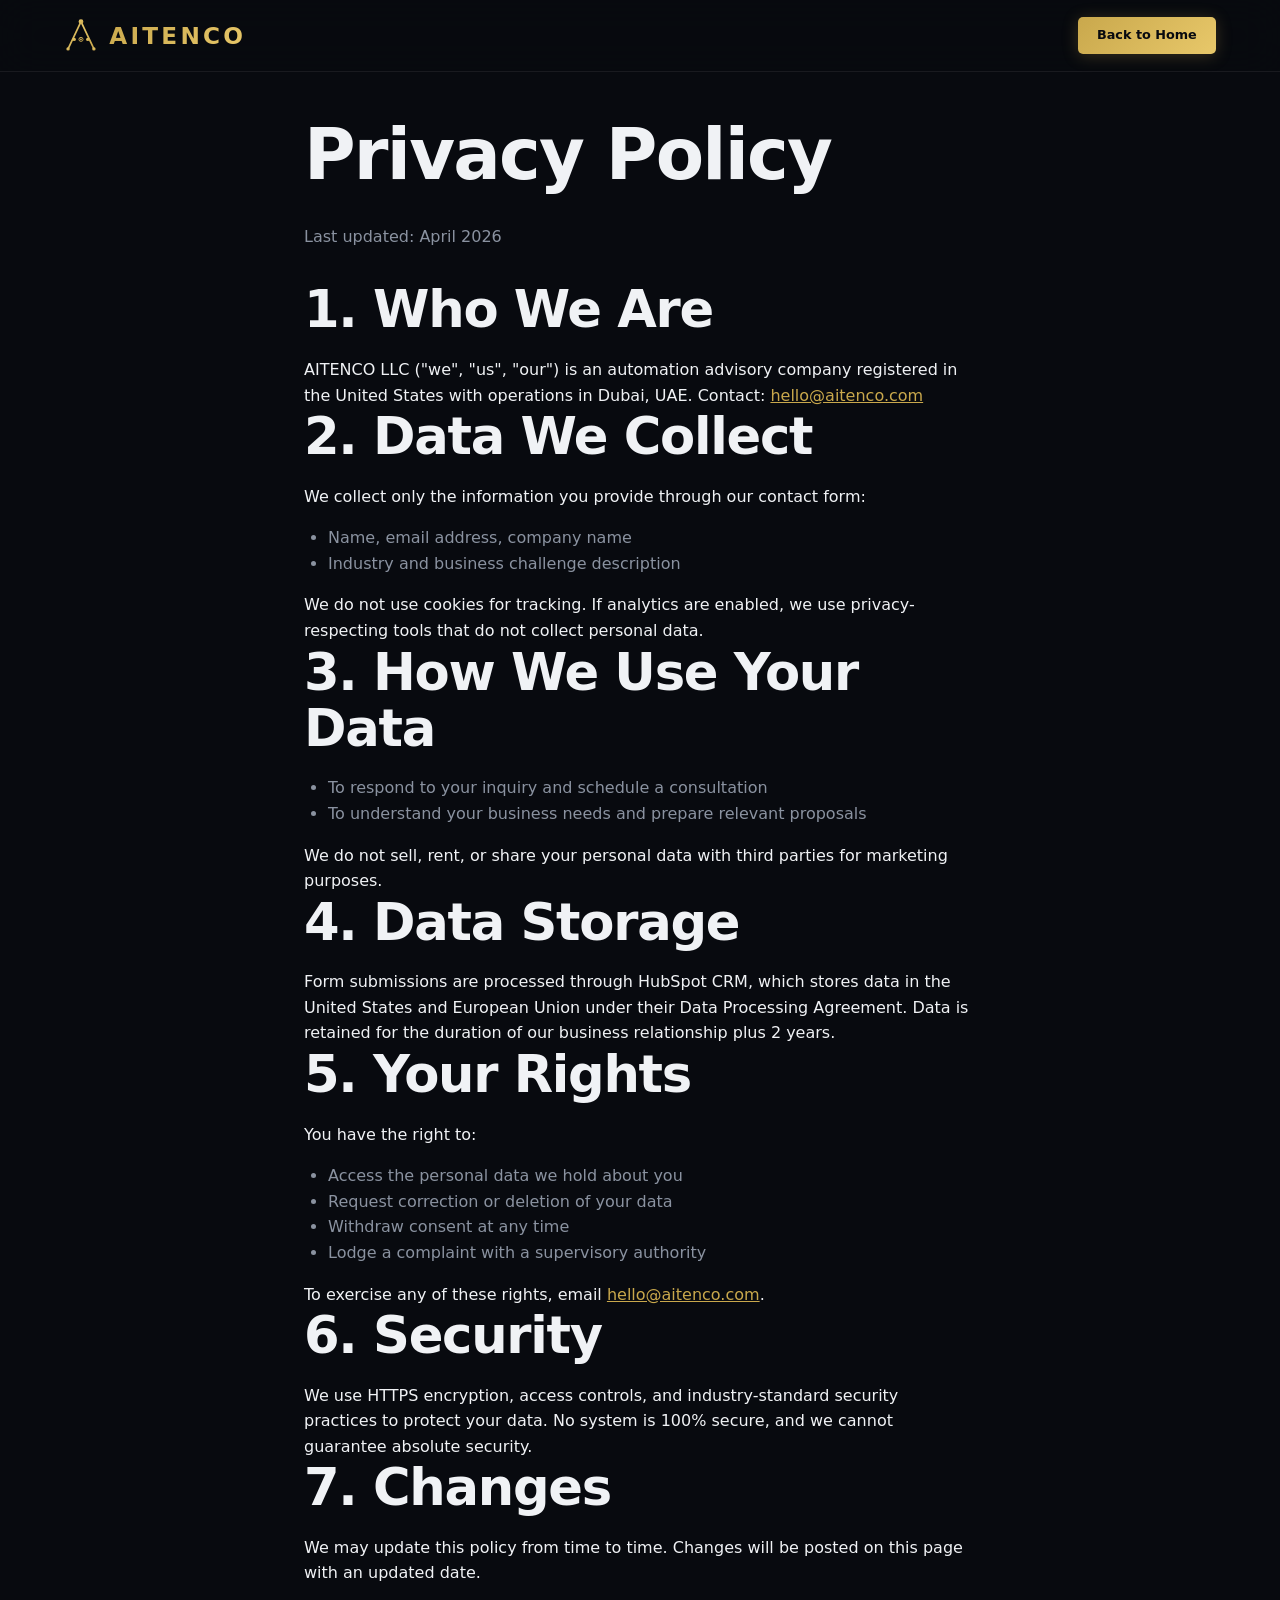
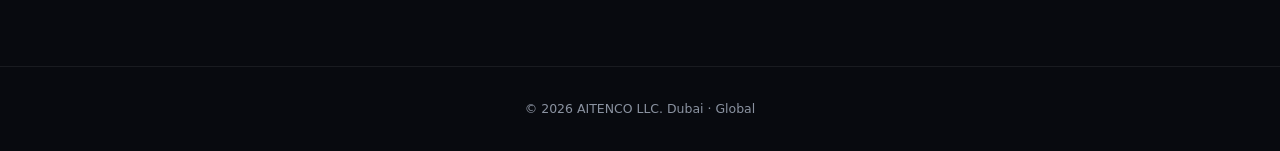
<file: privacy.html>
<!DOCTYPE html>
<html lang="en">
<head>
  <meta charset="UTF-8" />
  <meta name="viewport" content="width=device-width, initial-scale=1.0" />
  <title>Privacy Policy | AITENCO</title>
  <meta name="description" content="AITENCO privacy policy. How we collect, use, and protect your personal data." />
  <link rel="stylesheet" href="/style.css" />
</head>
<body>
<a href="#main" class="skip-link">Skip to content</a>

<nav id="mainNav">
  <a href="/" class="nav-logo">
    <img src="/logo.svg" alt="" class="nav-logo-svg" width="34" height="34" />
    <span class="nav-logo-text">AITENCO</span>
  </a>
  <a href="/" class="nav-cta" style="font-size:0.8rem; padding:0.5rem 1.2rem; text-decoration:none;">Back to Home</a>
</nav>

<main id="main" style="max-width:800px; margin:0 auto; padding:120px 5% 80px;">
  <h1 style="margin-bottom:2rem;">Privacy Policy</h1>
  <p style="color:var(--muted); margin-bottom:2rem;">Last updated: April 2026</p>

  <h2>1. Who We Are</h2>
  <p>AITENCO LLC ("we", "us", "our") is an automation advisory company registered in the United States with operations in Dubai, UAE. Contact: <a href="mailto:hello@aitenco.com" style="color:var(--gold);">hello@aitenco.com</a></p>

  <h2>2. Data We Collect</h2>
  <p>We collect only the information you provide through our contact form:</p>
  <ul style="color:var(--muted); margin:1rem 0 1rem 1.5rem;">
    <li>Name, email address, company name</li>
    <li>Industry and business challenge description</li>
  </ul>
  <p>We do not use cookies for tracking. If analytics are enabled, we use privacy-respecting tools that do not collect personal data.</p>

  <h2>3. How We Use Your Data</h2>
  <ul style="color:var(--muted); margin:1rem 0 1rem 1.5rem;">
    <li>To respond to your inquiry and schedule a consultation</li>
    <li>To understand your business needs and prepare relevant proposals</li>
  </ul>
  <p>We do not sell, rent, or share your personal data with third parties for marketing purposes.</p>

  <h2>4. Data Storage</h2>
  <p>Form submissions are processed through HubSpot CRM, which stores data in the United States and European Union under their Data Processing Agreement. Data is retained for the duration of our business relationship plus 2 years.</p>

  <h2>5. Your Rights</h2>
  <p>You have the right to:</p>
  <ul style="color:var(--muted); margin:1rem 0 1rem 1.5rem;">
    <li>Access the personal data we hold about you</li>
    <li>Request correction or deletion of your data</li>
    <li>Withdraw consent at any time</li>
    <li>Lodge a complaint with a supervisory authority</li>
  </ul>
  <p>To exercise any of these rights, email <a href="mailto:hello@aitenco.com" style="color:var(--gold);">hello@aitenco.com</a>.</p>

  <h2>6. Security</h2>
  <p>We use HTTPS encryption, access controls, and industry-standard security practices to protect your data. No system is 100% secure, and we cannot guarantee absolute security.</p>

  <h2>7. Changes</h2>
  <p>We may update this policy from time to time. Changes will be posted on this page with an updated date.</p>
</main>

<footer style="border-top:1px solid var(--border); padding:2rem 5%; text-align:center;">
  <p class="footer-copy">&copy; 2026 AITENCO LLC. Dubai &middot; Global</p>
</footer>
</body>
</html>
</file>
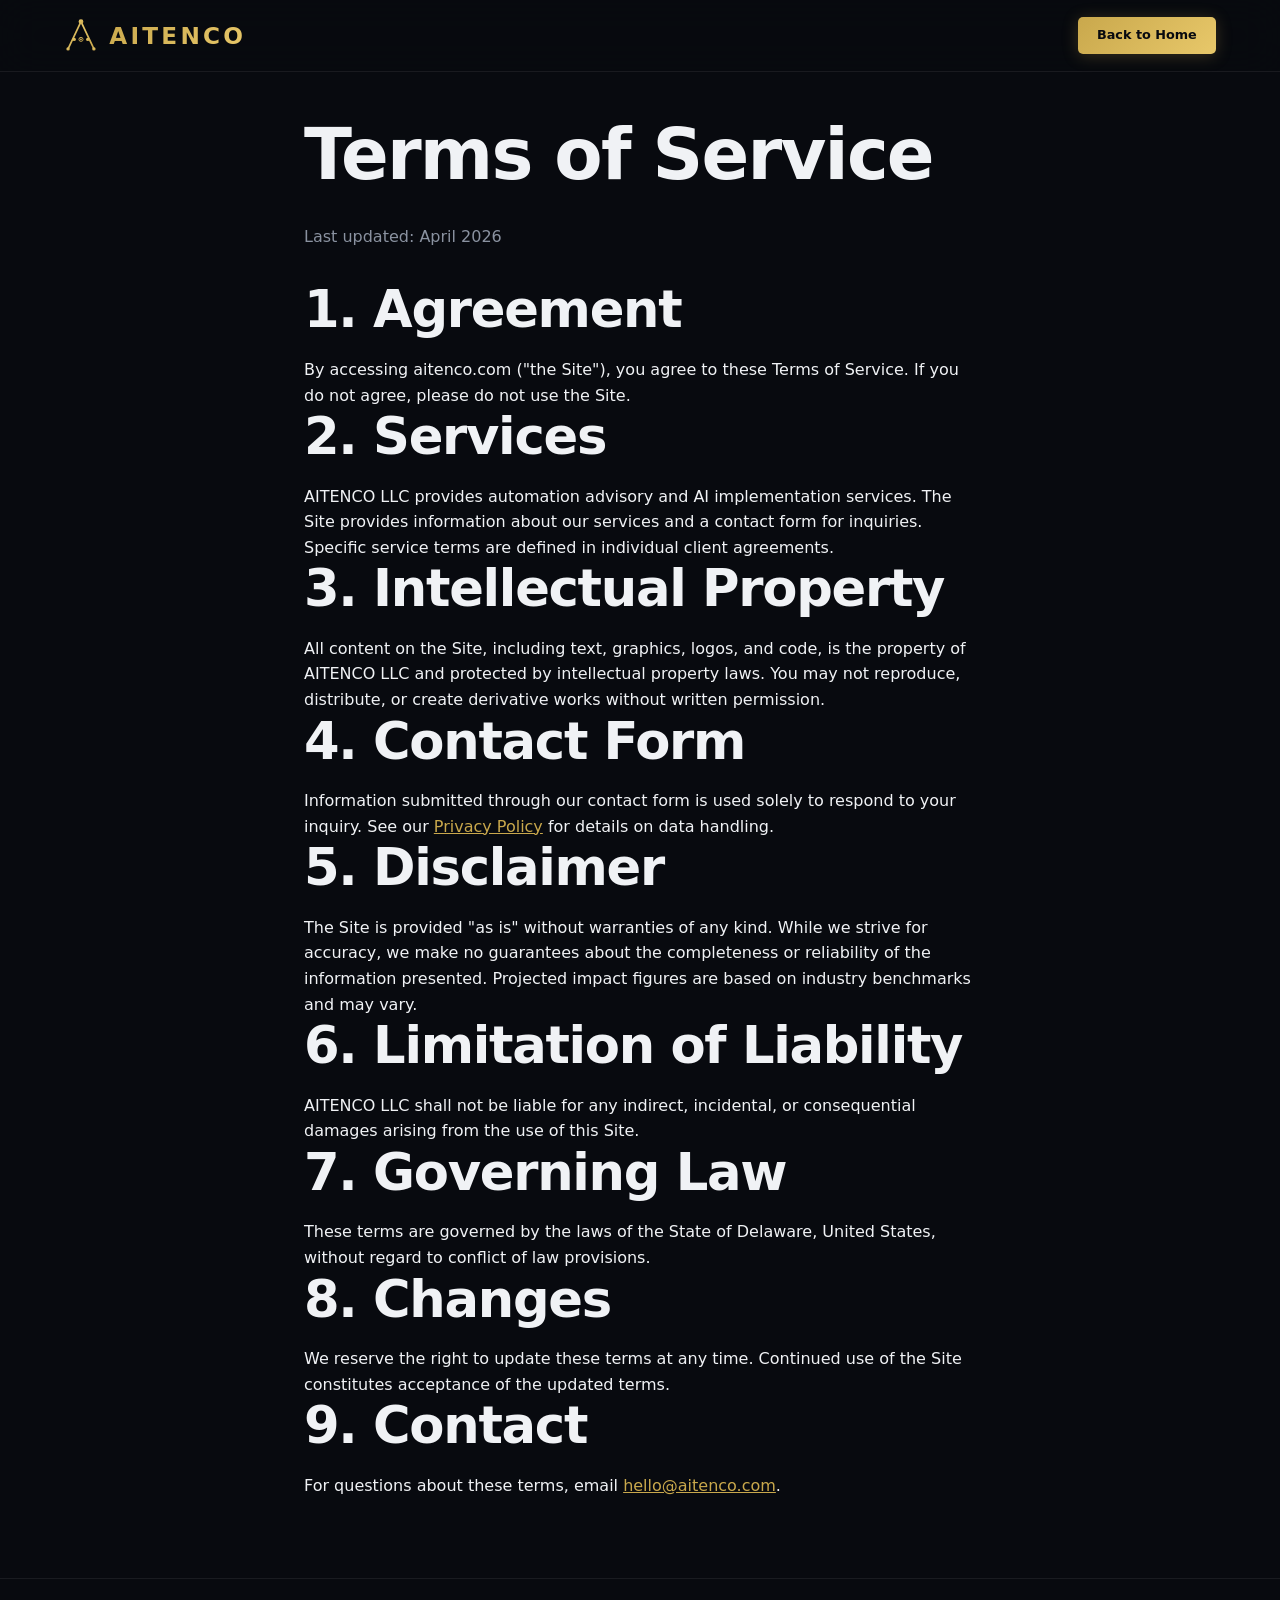
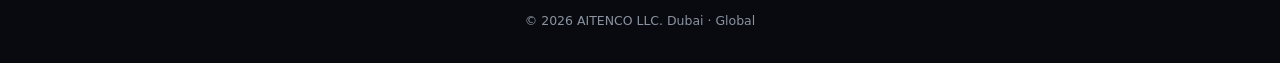
<file: terms.html>
<!DOCTYPE html>
<html lang="en">
<head>
  <meta charset="UTF-8" />
  <meta name="viewport" content="width=device-width, initial-scale=1.0" />
  <title>Terms of Service | AITENCO</title>
  <meta name="description" content="AITENCO terms of service for website usage and consulting engagements." />
  <link rel="stylesheet" href="/style.css" />
</head>
<body>
<a href="#main" class="skip-link">Skip to content</a>

<nav id="mainNav">
  <a href="/" class="nav-logo">
    <img src="/logo.svg" alt="" class="nav-logo-svg" width="34" height="34" />
    <span class="nav-logo-text">AITENCO</span>
  </a>
  <a href="/" class="nav-cta" style="font-size:0.8rem; padding:0.5rem 1.2rem; text-decoration:none;">Back to Home</a>
</nav>

<main id="main" style="max-width:800px; margin:0 auto; padding:120px 5% 80px;">
  <h1 style="margin-bottom:2rem;">Terms of Service</h1>
  <p style="color:var(--muted); margin-bottom:2rem;">Last updated: April 2026</p>

  <h2>1. Agreement</h2>
  <p>By accessing aitenco.com ("the Site"), you agree to these Terms of Service. If you do not agree, please do not use the Site.</p>

  <h2>2. Services</h2>
  <p>AITENCO LLC provides automation advisory and AI implementation services. The Site provides information about our services and a contact form for inquiries. Specific service terms are defined in individual client agreements.</p>

  <h2>3. Intellectual Property</h2>
  <p>All content on the Site, including text, graphics, logos, and code, is the property of AITENCO LLC and protected by intellectual property laws. You may not reproduce, distribute, or create derivative works without written permission.</p>

  <h2>4. Contact Form</h2>
  <p>Information submitted through our contact form is used solely to respond to your inquiry. See our <a href="/privacy.html" style="color:var(--gold);">Privacy Policy</a> for details on data handling.</p>

  <h2>5. Disclaimer</h2>
  <p>The Site is provided "as is" without warranties of any kind. While we strive for accuracy, we make no guarantees about the completeness or reliability of the information presented. Projected impact figures are based on industry benchmarks and may vary.</p>

  <h2>6. Limitation of Liability</h2>
  <p>AITENCO LLC shall not be liable for any indirect, incidental, or consequential damages arising from the use of this Site.</p>

  <h2>7. Governing Law</h2>
  <p>These terms are governed by the laws of the State of Delaware, United States, without regard to conflict of law provisions.</p>

  <h2>8. Changes</h2>
  <p>We reserve the right to update these terms at any time. Continued use of the Site constitutes acceptance of the updated terms.</p>

  <h2>9. Contact</h2>
  <p>For questions about these terms, email <a href="mailto:hello@aitenco.com" style="color:var(--gold);">hello@aitenco.com</a>.</p>
</main>

<footer style="border-top:1px solid var(--border); padding:2rem 5%; text-align:center;">
  <p class="footer-copy">&copy; 2026 AITENCO LLC. Dubai &middot; Global</p>
</footer>
</body>
</html>
</file>
<file: style.css>
*, *::before, *::after { box-sizing: border-box; margin: 0; padding: 0; }

    :root {
      --black: #080a0f;
      --dark: #0e1117;
      --card: #141820;
      --border: rgba(255,255,255,0.07);
      --gold: #c9a84c;
      --gold-light: #e8c86a;
      --blue: #3a8fff;
      --green: #4caf50;
      --text: #f0f2f5;
      --muted: #8a92a0;
      --font-head: 'Space Grotesk', 'Segoe UI', system-ui, sans-serif;
      --font-body: 'Inter', 'Segoe UI', system-ui, sans-serif;
    }

    html { scroll-behavior: smooth; }

    body {
      background: var(--black);
      color: var(--text);
      font-family: var(--font-body);
      line-height: 1.6;
      overflow-x: hidden;
    }

    h1, h2, h3, h4, .nav-logo, .footer-logo { font-family: var(--font-head); }

    /* -- LOGO INTRO -- */
    .logo-intro {
      position: fixed;
      inset: 0;
      z-index: 9999;
      background: var(--black);
      display: flex;
      flex-direction: column;
      align-items: center;
      justify-content: center;
      gap: 2rem;
      transition: opacity 0.8s ease, visibility 0.8s;
    }
    .logo-intro.done {
      opacity: 0;
      visibility: hidden;
      pointer-events: none;
    }
    .logo-intro-svg {
      width: 120px;
      height: 120px;
    }
    .intro-line {
      stroke-dasharray: 100;
      stroke-dashoffset: 100;
      animation: drawLine 0.8s ease forwards;
    }
    .intro-line:nth-child(4) { animation-delay: 0s; }
    .intro-line:nth-child(1) { animation-delay: 0.1s; }
    .intro-line:nth-child(2) { animation-delay: 0.3s; }
    .intro-line:nth-child(3) { animation-delay: 0.6s; }
    @keyframes drawLine {
      to { stroke-dashoffset: 0; }
    }
    .intro-node {
      opacity: 0;
      transform-origin: center;
      animation: nodeAppear 0.4s ease forwards;
    }
    .intro-node:nth-child(4) { animation-delay: 0.5s; }
    .intro-node:nth-child(5) { animation-delay: 0.7s; }
    .intro-node:nth-child(6) { animation-delay: 0.8s; }
    .intro-node:nth-child(7) { animation-delay: 0.85s; }
    .intro-node:nth-child(8) { animation-delay: 0.9s; }
    .intro-node:nth-child(9) { animation-delay: 0.95s; }
    .intro-node:nth-child(10) { animation-delay: 1.0s; }
    @keyframes nodeAppear {
      0% { opacity: 0; transform: scale(0); }
      60% { opacity: 1; transform: scale(1.4); }
      100% { opacity: 1; transform: scale(1); }
    }
    .logo-intro-text {
      font-family: var(--font-head);
      font-size: 2rem;
      font-weight: 800;
      letter-spacing: 0.2em;
      text-transform: uppercase;
      background: linear-gradient(135deg, var(--gold), var(--gold-light));
      -webkit-background-clip: text;
      -webkit-text-fill-color: transparent;
      background-clip: text;
      opacity: 0;
      animation: textFadeIn 0.6s ease 1.1s forwards;
    }
    @keyframes textFadeIn {
      from { opacity: 0; transform: translateY(10px); }
      to { opacity: 1; transform: translateY(0); }
    }

    /* -- REVEAL ANIMATIONS -- */
    .reveal {
      opacity: 0;
      transform: translateY(30px);
      transition: opacity 0.7s ease, transform 0.7s ease;
    }
    .reveal.visible {
      opacity: 1;
      transform: translateY(0);
    }

    /* -- NAV -- */
    nav {
      position: fixed;
      top: 0; left: 0; right: 0;
      z-index: 100;
      display: flex;
      align-items: center;
      justify-content: space-between;
      padding: 0 5%;
      height: 72px;
      background: rgba(8,10,15,0.9);
      backdrop-filter: blur(20px);
      border-bottom: 1px solid var(--border);
      transition: box-shadow 0.3s;
    }

    nav.scrolled { box-shadow: 0 4px 40px rgba(0,0,0,0.4); }

    .nav-logo {
      display: flex;
      align-items: center;
      gap: 0.7rem;
      text-decoration: none;
    }

    .nav-logo-svg { width: 34px; height: 34px; flex-shrink: 0; }

    .nav-logo-text {
      font-size: 1.45rem;
      font-weight: 800;
      letter-spacing: 0.14em;
      text-transform: uppercase;
      background: linear-gradient(135deg, var(--gold), var(--gold-light));
      -webkit-background-clip: text;
      -webkit-text-fill-color: transparent;
      background-clip: text;
      font-family: var(--font-head);
    }

    .nav-links {
      display: flex;
      gap: 2.5rem;
      list-style: none;
      align-items: center;
    }

    .nav-links a {
      color: var(--muted);
      text-decoration: none;
      font-size: 0.8rem;
      font-weight: 600;
      letter-spacing: 0.06em;
      text-transform: uppercase;
      transition: color 0.2s;
      font-family: var(--font-head);
    }

    .nav-links a:hover { color: var(--text); }

    .nav-cta {
      background: linear-gradient(135deg, var(--gold), var(--gold-light));
      color: var(--black) !important;
      padding: 0.6rem 1.5rem;
      border-radius: 5px;
      font-weight: 700 !important;
      -webkit-text-fill-color: var(--black) !important;
      transition: transform 0.2s, box-shadow 0.2s !important;
      box-shadow: 0 2px 16px rgba(201,168,76,0.25);
    }

    .nav-cta:hover {
      transform: translateY(-1px) !important;
      box-shadow: 0 6px 24px rgba(201,168,76,0.4) !important;
    }

    /* -- HERO -- */
    #hero {
      position: relative;
      min-height: 100vh;
      display: grid;
      grid-template-columns: 1fr 1fr;
      align-items: center;
      padding: 100px 5% 60px;
      overflow: hidden;
      gap: 2rem;
    }

    .hero-bg { position: absolute; inset: 0; background: var(--black); }

    .hero-grid {
      position: absolute;
      inset: 0;
      background-image:
        linear-gradient(rgba(201,168,76,0.05) 1px, transparent 1px),
        linear-gradient(90deg, rgba(201,168,76,0.05) 1px, transparent 1px);
      background-size: 60px 60px;
      mask-image: radial-gradient(ellipse 100% 100% at 50% 50%, black 30%, transparent 100%);
    }

    .orb {
      position: absolute;
      border-radius: 50%;
      filter: blur(120px);
      opacity: 0.14;
      animation: float 10s ease-in-out infinite;
    }
    .orb-1 { width: 700px; height: 700px; background: var(--gold); right: -150px; top: -200px; animation-delay: 0s; }
    .orb-2 { width: 500px; height: 500px; background: var(--blue); left: -100px; bottom: -100px; animation-delay: -4s; }

    @keyframes float {
      0%, 100% { transform: translateY(0) scale(1); }
      50% { transform: translateY(-40px) scale(1.06); }
    }

    .hero-content { position: relative; z-index: 2; }

    .hero-badge {
      display: inline-flex;
      align-items: center;
      gap: 0.6rem;
      background: rgba(201,168,76,0.08);
      border: 1px solid rgba(201,168,76,0.2);
      border-radius: 100px;
      padding: 0.4rem 1.1rem;
      font-size: 0.75rem;
      font-weight: 600;
      letter-spacing: 0.1em;
      text-transform: uppercase;
      color: var(--gold-light);
      margin-bottom: 2rem;
      font-family: var(--font-head);
    }

    .hero-badge::before {
      content: '';
      width: 7px; height: 7px;
      background: var(--gold);
      border-radius: 50%;
      box-shadow: 0 0 8px var(--gold);
      animation: pulse 2s ease-in-out infinite;
      flex-shrink: 0;
    }

    @keyframes pulse {
      0%, 100% { opacity: 1; box-shadow: 0 0 8px var(--gold); }
      50% { opacity: 0.5; box-shadow: 0 0 3px var(--gold); }
    }

    h1 {
      font-size: clamp(3rem, 5.5vw, 5.8rem);
      font-weight: 800;
      line-height: 1.02;
      letter-spacing: -0.025em;
      margin-bottom: 1.6rem;
    }

    h1 .accent {
      background: linear-gradient(135deg, var(--gold), var(--gold-light));
      -webkit-background-clip: text;
      -webkit-text-fill-color: transparent;
      background-clip: text;
    }

    .hero-sub {
      font-size: clamp(1.05rem, 1.5vw, 1.25rem);
      color: var(--muted);
      max-width: 520px;
      margin-bottom: 2.5rem;
      line-height: 1.75;
      font-weight: 400;
    }

    .hero-actions { display: flex; gap: 1rem; flex-wrap: wrap; }

    .btn-primary {
      background: linear-gradient(135deg, var(--gold), var(--gold-light));
      color: var(--black);
      padding: 1rem 2.4rem;
      border-radius: 6px;
      font-weight: 700;
      font-size: 0.95rem;
      text-decoration: none;
      letter-spacing: 0.02em;
      transition: transform 0.2s, box-shadow 0.2s;
      box-shadow: 0 4px 30px rgba(201,168,76,0.35);
      font-family: var(--font-head);
    }

    .btn-primary:hover {
      transform: translateY(-2px);
      box-shadow: 0 10px 45px rgba(201,168,76,0.5);
    }
    .btn-primary {
      position: relative;
      overflow: hidden;
    }
    .btn-primary::after {
      content: '';
      position: absolute;
      inset: -2px;
      border-radius: inherit;
      background: linear-gradient(135deg, var(--gold), var(--gold-light), var(--gold));
      background-size: 200% 200%;
      animation: shimmer 3s ease-in-out infinite;
      z-index: -1;
      opacity: 0;
      transition: opacity 0.3s;
    }
    .btn-primary:hover::after {
      opacity: 1;
    }
    @keyframes shimmer {
      0% { background-position: 0% 50%; }
      50% { background-position: 100% 50%; }
      100% { background-position: 0% 50%; }
    }

    .btn-secondary {
      background: transparent;
      color: var(--text);
      padding: 1rem 2.4rem;
      border-radius: 6px;
      border: 1px solid rgba(255,255,255,0.12);
      font-weight: 600;
      font-size: 0.95rem;
      text-decoration: none;
      transition: border-color 0.2s, background 0.2s;
      font-family: var(--font-head);
    }

    .btn-secondary:hover {
      border-color: rgba(255,255,255,0.25);
      background: rgba(255,255,255,0.05);
    }

    .hero-stats {
      display: flex;
      gap: 2.5rem;
      margin-top: 3.5rem;
      padding-top: 2.5rem;
      border-top: 1px solid var(--border);
    }

    .stat-val {
      font-size: 2.2rem;
      font-weight: 800;
      background: linear-gradient(135deg, var(--gold), var(--gold-light));
      -webkit-background-clip: text;
      -webkit-text-fill-color: transparent;
      background-clip: text;
      font-family: var(--font-head);
      line-height: 1;
    }

    .stat-label {
      font-size: 0.72rem;
      color: var(--muted);
      text-transform: uppercase;
      letter-spacing: 0.07em;
      margin-top: 0.35rem;
      max-width: 120px;
      line-height: 1.4;
    }

    /* -- HERO WORKFLOW DEMO -- */
    .hero-visual {
      position: relative;
      z-index: 2;
      display: flex;
      align-items: center;
      justify-content: center;
      height: 100%;
      min-height: 500px;
    }

    .workflow-demo {
      display: flex;
      align-items: center;
      gap: 0;
      width: 100%;
      max-width: 560px;
      margin: 0 auto;
    }

    .wf-col { flex: 1; display: flex; flex-direction: column; gap: 0.7rem; }

    .wf-label {
      font-size: 0.65rem;
      text-transform: uppercase;
      letter-spacing: 0.12em;
      color: var(--muted);
      font-family: var(--font-head);
      font-weight: 700;
      margin-bottom: 0.3rem;
    }
    .wf-label-out { color: var(--gold); }

    .wf-item {
      display: flex;
      align-items: center;
      gap: 0.6rem;
      background: rgba(255,255,255,0.03);
      border: 1px solid var(--border);
      border-radius: 8px;
      padding: 0.6rem 0.8rem;
      position: relative;
      overflow: hidden;
      transition: opacity 0.4s, border-color 0.4s;
    }
    .wf-item svg { width: 18px; height: 18px; flex-shrink: 0; }
    .wf-item span { font-size: 0.78rem; color: var(--text); font-weight: 500; white-space: nowrap; }

    .wf-item-in.struck { opacity: 0.35; border-color: transparent; }
    .wf-item-in.struck span { text-decoration: line-through; color: var(--muted); }
    .wf-strike {
      position: absolute;
      left: 0; top: 50%;
      width: 0;
      height: 2px;
      background: linear-gradient(90deg, #c9a84c, transparent);
      transition: width 0.6s ease;
    }
    .wf-item-in.struck .wf-strike { width: 100%; }

    .wf-item-out {
      opacity: 0;
      transform: translateX(10px);
      transition: opacity 0.5s, transform 0.5s;
      border-color: rgba(201,168,76,0.15);
    }
    .wf-item-out.active {
      opacity: 1;
      transform: translateX(0);
    }
    .wf-item-out.active:hover {
      border-color: rgba(201,168,76,0.3);
      box-shadow: 0 0 20px rgba(201,168,76,0.08);
    }

    /* -- CENTER ENGINE -- */
    .wf-center {
      flex: 0 0 100px;
      display: flex;
      flex-direction: column;
      align-items: center;
      justify-content: center;
      position: relative;
      min-height: 280px;
    }

    .wf-engine {
      position: relative;
      width: 72px;
      height: 72px;
      display: flex;
      align-items: center;
      justify-content: center;
    }

    .wf-engine-ring {
      position: absolute;
      inset: -6px;
      border-radius: 50%;
      border: 1.5px solid rgba(201,168,76,0.2);
      animation: spin 8s linear infinite;
    }
    .wf-engine-ring::before {
      content: '';
      position: absolute;
      top: -3px;
      left: 50%;
      width: 6px;
      height: 6px;
      background: var(--gold);
      border-radius: 50%;
      box-shadow: 0 0 10px var(--gold);
    }

    .wf-engine-core {
      width: 56px;
      height: 56px;
      border-radius: 50%;
      background: radial-gradient(circle, rgba(201,168,76,0.12), rgba(201,168,76,0.03));
      border: 1px solid rgba(201,168,76,0.25);
      display: flex;
      align-items: center;
      justify-content: center;
      box-shadow: 0 0 40px rgba(201,168,76,0.1);
      animation: enginePulse 3s ease-in-out infinite;
    }
    .wf-engine-core svg { width: 26px; height: 26px; }

    @keyframes enginePulse {
      0%, 100% { box-shadow: 0 0 30px rgba(201,168,76,0.08); }
      50% { box-shadow: 0 0 50px rgba(201,168,76,0.2), 0 0 80px rgba(201,168,76,0.06); }
    }

    .wf-engine-label {
      position: absolute;
      bottom: -22px;
      font-size: 0.6rem;
      font-family: var(--font-head);
      font-weight: 800;
      letter-spacing: 0.1em;
      color: var(--gold);
      white-space: nowrap;
    }

    /* -- FLOW LINES -- */
    .wf-flow-line {
      width: 100%;
      height: 2px;
      background: rgba(201,168,76,0.1);
      position: relative;
      overflow: hidden;
    }
    .wf-flow-left { margin-bottom: auto; margin-top: auto; }
    .wf-flow-right { margin-bottom: auto; margin-top: auto; }

    .wf-particle {
      position: absolute;
      top: -2px;
      width: 12px;
      height: 6px;
      border-radius: 3px;
      background: var(--gold);
      box-shadow: 0 0 10px var(--gold), 0 0 20px rgba(201,168,76,0.4);
    }
    .wf-flow-left .wf-particle {
      animation: flowLeft 2s ease-in-out infinite;
    }
    .wf-flow-right .wf-particle {
      animation: flowRight 2s ease-in-out infinite;
      animation-delay: 1s;
    }

    @keyframes flowLeft {
      0% { left: 0; opacity: 0; }
      20% { opacity: 1; }
      80% { opacity: 1; }
      100% { left: calc(100% - 12px); opacity: 0; }
    }
    @keyframes flowRight {
      0% { left: 0; opacity: 0; }
      20% { opacity: 1; }
      80% { opacity: 1; }
      100% { left: calc(100% - 12px); opacity: 0; }
    }

    /* -- TECH PARTNERS BAR -- */
    #partners {
      padding: 2rem 5%;
      border-bottom: 1px solid var(--border);
      background: rgba(14,17,23,0.6);
      overflow: hidden;
    }

    .partners-label {
      text-align: center;
      font-size: 0.65rem;
      text-transform: uppercase;
      letter-spacing: 0.16em;
      color: var(--muted);
      margin-bottom: 1.2rem;
      font-family: var(--font-head);
      font-weight: 600;
    }

    .partners-track {
      display: flex;
      align-items: center;
      justify-content: center;
      gap: 3.5rem;
      flex-wrap: wrap;
    }

    .partner-item {
      display: flex;
      align-items: center;
      gap: 0.5rem;
      opacity: 0.45;
      transition: opacity 0.3s;
      white-space: nowrap;
    }

    .partner-item:hover { opacity: 0.8; }

    .partner-icon { width: 22px; height: 22px; flex-shrink: 0; }

    .partner-name {
      font-size: 0.82rem;
      font-weight: 700;
      color: var(--text);
      font-family: var(--font-head);
      letter-spacing: 0.03em;
    }

    /* -- TRUST SIGNALS -- */
    #trust {
      padding: 2.5rem 5%;
      border-bottom: 1px solid var(--border);
      background: var(--dark);
    }

    .trust-inner {
      display: flex;
      align-items: center;
      justify-content: center;
      gap: 3rem;
      flex-wrap: wrap;
    }

    .trust-item {
      display: flex;
      align-items: center;
      gap: 0.6rem;
    }

    .trust-icon {
      width: 20px;
      height: 20px;
      flex-shrink: 0;
    }

    .trust-text {
      font-size: 0.78rem;
      font-weight: 600;
      color: var(--muted);
      font-family: var(--font-head);
      letter-spacing: 0.04em;
    }

    /* -- SECTION BASE -- */
    section { padding: 100px 5%; }

    .section-label {
      font-size: 0.72rem;
      text-transform: uppercase;
      letter-spacing: 0.14em;
      color: var(--gold);
      font-weight: 700;
      margin-bottom: 1rem;
      font-family: var(--font-head);
    }

    h2 {
      font-size: clamp(2rem, 4vw, 3.4rem);
      font-weight: 800;
      line-height: 1.1;
      letter-spacing: -0.025em;
      margin-bottom: 1.2rem;
    }

    .section-desc {
      font-size: 1.05rem;
      color: var(--muted);
      max-width: 600px;
      line-height: 1.75;
      margin-bottom: 3.5rem;
    }

    /* -- SERVICES -- */
    #services { background: var(--dark); }

    .services-grid {
      display: grid;
      grid-template-columns: repeat(3, 1fr);
      gap: 1px;
      background: var(--border);
      border: 1px solid var(--border);
      border-radius: 14px;
      overflow: hidden;
    }

    .service-card {
      background: var(--card);
      padding: 2.5rem;
      transition: background 0.3s;
      position: relative;
      overflow: hidden;
    }

    .service-card::before {
      content: '';
      position: absolute;
      top: 0; left: 0; right: 0;
      height: 2px;
      background: linear-gradient(90deg, var(--gold), transparent);
      opacity: 0;
      transition: opacity 0.3s;
    }

    .service-card:hover { background: #181e2c; }
    .service-card:hover::before { opacity: 1; }

    .service-icon-svg {
      width: 36px;
      height: 36px;
      margin-bottom: 1.3rem;
    }

    .service-card h3 {
      font-size: 1.1rem;
      font-weight: 700;
      margin-bottom: 0.8rem;
      color: var(--text);
    }

    .service-card p {
      font-size: 0.88rem;
      color: var(--muted);
      line-height: 1.75;
    }

    .service-tags {
      display: flex;
      flex-wrap: wrap;
      gap: 0.5rem;
      margin-top: 1.5rem;
    }

    .tag {
      font-size: 0.7rem;
      background: rgba(201,168,76,0.07);
      border: 1px solid rgba(201,168,76,0.13);
      color: var(--gold-light);
      padding: 0.25rem 0.75rem;
      border-radius: 4px;
      font-weight: 600;
      font-family: var(--font-head);
      letter-spacing: 0.03em;
    }

    /* -- DIFFERENCE (WHY US) -- */
    #difference { background: var(--black); }

    .diff-grid {
      display: grid;
      grid-template-columns: 1fr 1fr;
      gap: 0;
      border: 1px solid var(--border);
      border-radius: 14px;
      overflow: hidden;
    }

    .diff-col {
      padding: 2.5rem;
    }

    .diff-col:first-child {
      background: rgba(255,255,255,0.02);
      border-right: 1px solid var(--border);
    }

    .diff-col:last-child { background: var(--card); }

    .diff-col-label {
      font-size: 0.72rem;
      text-transform: uppercase;
      letter-spacing: 0.12em;
      font-weight: 700;
      margin-bottom: 2rem;
      font-family: var(--font-head);
    }

    .diff-col:first-child .diff-col-label { color: var(--muted); }
    .diff-col:last-child .diff-col-label { color: var(--gold); }

    .diff-item {
      padding: 1.2rem 0;
      border-bottom: 1px solid var(--border);
      font-size: 0.95rem;
      line-height: 1.6;
    }

    .diff-item:last-child { border-bottom: none; }

    .diff-col:first-child .diff-item { color: var(--muted); }
    .diff-col:last-child .diff-item { color: var(--text); font-weight: 500; }

    /* -- APPROACH -- */
    #approach { background: var(--dark); }

    .approach-grid {
      display: grid;
      grid-template-columns: 1fr 1fr;
      gap: 5rem;
      align-items: center;
    }

    .steps { display: flex; flex-direction: column; }

    .step {
      display: flex;
      gap: 1.5rem;
      padding: 2rem 0;
      border-bottom: 1px solid var(--border);
      transition: background 0.2s;
    }

    .step:last-child { border-bottom: none; }

    .step-num {
      font-size: 0.7rem;
      font-weight: 800;
      color: var(--gold);
      background: rgba(201,168,76,0.08);
      border: 1px solid rgba(201,168,76,0.18);
      width: 38px; height: 38px;
      border-radius: 8px;
      display: flex;
      align-items: center;
      justify-content: center;
      flex-shrink: 0;
      letter-spacing: 0.04em;
      font-family: var(--font-head);
    }

    .step-content h3 {
      font-size: 1.05rem;
      font-weight: 700;
      margin-bottom: 0.4rem;
    }

    .step-content p {
      font-size: 0.875rem;
      color: var(--muted);
      line-height: 1.7;
    }

    .step-dur {
      font-size: 0.7rem;
      color: var(--gold);
      font-family: var(--font-head);
      font-weight: 600;
      margin-top: 0.3rem;
    }

    .approach-visual {
      position: sticky;
      top: 120px;
      max-width: 420px;
      margin: 0 auto;
      align-self: flex-start;
    }

    /* -- DASHBOARD PREVIEW -- */
    .dash-preview {
      background: var(--card);
      border: 1px solid var(--border);
      border-radius: 12px;
      overflow: hidden;
      box-shadow: 0 20px 60px rgba(0,0,0,0.4);
    }
    .dash-header {
      display: flex;
      align-items: center;
      gap: 0.8rem;
      padding: 0.7rem 1rem;
      border-bottom: 1px solid var(--border);
      background: rgba(0,0,0,0.3);
    }
    .dash-dots { display: flex; gap: 5px; }
    .dash-dots span {
      width: 8px; height: 8px; border-radius: 50%;
      background: rgba(255,255,255,0.15);
    }
    .dash-dots span:first-child { background: #ff5f57; }
    .dash-dots span:nth-child(2) { background: #ffbd2e; }
    .dash-dots span:nth-child(3) { background: #28c840; }
    .dash-title {
      font-size: 0.7rem;
      color: var(--text);
      font-family: var(--font-head);
      font-weight: 700;
      letter-spacing: 0.05em;
    }
    .dash-subtitle {
      margin-left: auto;
      font-size: 0.6rem;
      color: var(--muted);
      font-family: var(--font-body);
      font-style: italic;
    }
    .dash-body {
      padding: 1.5rem;
      min-height: 280px;
      position: relative;
    }
    .dash-layer { transition: opacity 0.6s; }

    /* Audit layer */
    .dash-audit {
      display: flex;
      gap: 1rem;
      opacity: 0;
      margin-bottom: 1rem;
    }
    .dash-audit.active { opacity: 1; }
    .dash-metric {
      flex: 1;
      background: rgba(255,255,255,0.03);
      border: 1px solid var(--border);
      border-radius: 8px;
      padding: 0.8rem;
      text-align: center;
    }
    .dash-metric-label {
      font-size: 0.55rem;
      color: var(--muted);
      text-transform: uppercase;
      letter-spacing: 0.08em;
      font-family: var(--font-head);
      font-weight: 600;
      margin-bottom: 0.4rem;
    }
    .dash-metric-val {
      font-size: 1.4rem;
      font-weight: 800;
      font-family: var(--font-head);
      color: var(--gold);
    }

    .dash-unit {
      font-size: 0.55rem;
      color: var(--muted);
      font-weight: 600;
      margin-left: 2px;
    }
    .dash-metric-warn .dash-metric-val { color: #E8634A; }
    .dash-metric-green .dash-metric-val { color: var(--green); }
    .dash-section-label {
      font-size: 0.6rem;
      text-transform: uppercase;
      letter-spacing: 0.1em;
      color: var(--muted);
      font-family: var(--font-head);
      font-weight: 700;
      margin-bottom: 0.6rem;
    }
    .dash-row-2 {
      display: flex;
      gap: 1rem;
    }
    .dash-row-2 .dash-metric { flex: 1; }

    /* Design layer */
    .dash-design {
      opacity: 0;
      margin-bottom: 1rem;
    }
    .dash-design.active { opacity: 1; }

    /* Build layer */
    .dash-build { opacity: 0; margin-bottom: 1rem; }
    .dash-build.active { opacity: 1; }
    .dash-bars {
      display: flex;
      align-items: flex-end;
      gap: 0.8rem;
      height: 80px;
    }
    .dash-bar {
      flex: 1;
      display: flex;
      flex-direction: column;
      align-items: center;
      height: 100%;
      justify-content: flex-end;
    }
    .dash-bar-fill {
      width: 100%;
      border-radius: 4px 4px 0 0;
      background: linear-gradient(180deg, var(--gold), rgba(201,168,76,0.4));
      transition: height 1.2s cubic-bezier(0.2,0.8,0.2,1);
    }
    .dash-bar-fill.bar-blue { background: linear-gradient(180deg, var(--blue), rgba(58,143,255,0.4)); }
    .dash-bar-fill.bar-green { background: linear-gradient(180deg, var(--green), rgba(76,175,80,0.4)); }
    .dash-bar span {
      font-size: 0.55rem;
      color: var(--muted);
      margin-top: 0.3rem;
      font-family: var(--font-head);
      font-weight: 600;
    }

    /* Live layer */
    .dash-live {
      opacity: 0;
      display: flex;
      flex-direction: column;
      gap: 0.8rem;
    }
    .dash-divider {
      height: 1px;
      background: var(--border);
      margin-bottom: 0.4rem;
    }
    .dash-live.active { opacity: 1; }
    .dash-live-badge {
      display: inline-flex;
      align-items: center;
      gap: 0.4rem;
      background: rgba(76,175,80,0.1);
      border: 1px solid rgba(76,175,80,0.3);
      border-radius: 100px;
      padding: 0.3rem 0.8rem;
      font-size: 0.65rem;
      font-weight: 800;
      color: var(--green);
      font-family: var(--font-head);
      letter-spacing: 0.1em;
    }
    .dash-live-dot {
      width: 6px; height: 6px;
      background: var(--green);
      border-radius: 50%;
      box-shadow: 0 0 8px var(--green);
      animation: pulse 2s ease-in-out infinite;
    }
    .dash-live-row {
      display: flex;
      align-items: center;
      gap: 1rem;
    }
    .dash-live-saved {
      font-size: 1.3rem;
      font-weight: 800;
      font-family: var(--font-head);
      color: var(--green);
    }
    .dash-growth { flex: 1; }
    .dash-growth-label {
      font-size: 0.55rem;
      color: var(--muted);
      text-transform: uppercase;
      letter-spacing: 0.08em;
      font-family: var(--font-head);
      font-weight: 600;
      margin-bottom: 0.3rem;
    }
    .dash-growth svg { width: 100%; height: 50px; }
    .dash-growth-fill {
      opacity: 0;
      transition: opacity 1s ease 0.5s;
    }
    .dash-live.active .dash-growth-fill { opacity: 1; }
    .dash-footnote {
      margin-top: 1.2rem;
      padding-top: 0.8rem;
      border-top: 1px solid var(--border);
      font-size: 0.6rem;
      color: var(--muted);
      font-style: italic;
      text-align: center;
    }
    .dash-growth-line {
      transition: stroke-dashoffset 1.5s ease;
    }
    .dash-live.active .dash-growth-line {
      stroke-dashoffset: 0;
    }

    /* -- IMPACT -- */
    #impact { background: var(--black); }

    .impact-grid {
      display: grid;
      grid-template-columns: repeat(3, 1fr);
      gap: 1.5rem;
    }

    .impact-card {
      border: 1px solid var(--border);
      border-radius: 12px;
      padding: 2.2rem;
      background: var(--card);
      position: relative;
      overflow: hidden;
    }

    .impact-card::before {
      content: '';
      position: absolute;
      top: 0; left: 0; width: 100%; height: 3px;
    }

    .impact-card:nth-child(1)::before { background: var(--blue); }
    .impact-card:nth-child(2)::before { background: var(--gold); }
    .impact-card:nth-child(3)::before { background: var(--green); }

    .impact-card h3 {
      font-size: 1.1rem;
      font-weight: 700;
      margin-bottom: 1.5rem;
    }

    .impact-card:nth-child(1) h3 { color: var(--blue); }
    .impact-card:nth-child(2) h3 { color: var(--gold); }
    .impact-card:nth-child(3) h3 { color: var(--green); }

    .impact-stat {
      display: flex;
      align-items: baseline;
      gap: 0.6rem;
      margin-bottom: 1rem;
    }

    .impact-num {
      font-size: 1.8rem;
      font-weight: 800;
      font-family: var(--font-head);
      color: var(--text);
    }

    .impact-label {
      font-size: 0.82rem;
      color: var(--muted);
      line-height: 1.4;
    }

    .impact-disclaimer {
      margin-top: 2rem;
      font-size: 0.75rem;
      color: var(--muted);
      font-style: italic;
      text-align: center;
    }

    /* -- TEAM -- */
    #team { background: var(--dark); }

    .team-grid {
      display: grid;
      grid-template-columns: repeat(3, 1fr);
      gap: 1.5rem;
    }

    .team-card {
      border: 1px solid var(--border);
      border-radius: 12px;
      padding: 2.2rem;
      background: var(--card);
      transition: border-color 0.3s, transform 0.25s;
    }

    .team-card:hover {
      border-color: rgba(201,168,76,0.2);
      transform: translateY(-3px);
    }

    .team-initial {
      width: 56px; height: 56px;
      border-radius: 50%;
      display: flex;
      align-items: center;
      justify-content: center;
      font-size: 1.4rem;
      font-weight: 800;
      font-family: var(--font-head);
      margin-bottom: 1.2rem;
    }

    .team-card:nth-child(1) .team-initial { background: rgba(58,143,255,0.12); color: var(--blue); }
    .team-card:nth-child(2) .team-initial { background: rgba(201,168,76,0.12); color: var(--gold); }
    .team-card:nth-child(3) .team-initial { background: rgba(76,175,80,0.12); color: var(--green); }

    .team-card h3 {
      font-size: 1.15rem;
      font-weight: 700;
      margin-bottom: 0.3rem;
    }

    .team-role {
      font-size: 0.78rem;
      color: var(--gold);
      font-weight: 600;
      font-family: var(--font-head);
      letter-spacing: 0.04em;
      margin-bottom: 1rem;
    }

    .team-card p {
      font-size: 0.88rem;
      color: var(--muted);
      line-height: 1.75;
    }

    /* -- VISION 2030 -- */
    #vision { background: var(--black); }

    .vision-grid {
      display: grid;
      grid-template-columns: repeat(4, 1fr);
      gap: 1rem;
      max-width: 1100px;
      margin: 0 auto;
    }

    .vision-item {
      border: 1px solid var(--border);
      border-radius: 12px;
      padding: 1.8rem 1.2rem;
      background: var(--card);
      text-align: center;
      transition: border-color 0.3s, transform 0.25s;
    }

    .vision-item:hover {
      border-color: rgba(76,175,80,0.25);
      transform: translateY(-3px);
    }

    .vision-icon { width: 32px; height: 32px; margin: 0 auto 1rem; }

    .vision-item h3 {
      font-size: 0.85rem;
      font-weight: 700;
      margin-bottom: 0.5rem;
      line-height: 1.3;
    }

    .vision-item p {
      font-size: 0.75rem;
      color: var(--muted);
      line-height: 1.5;
    }

    /* -- OPERATING PRINCIPLES -- */
    #principles { background: var(--dark); }

    .principles-grid {
      display: grid;
      grid-template-columns: repeat(3, 1fr);
      gap: 0;
      border: 1px solid var(--border);
      border-radius: 14px;
      overflow: hidden;
      background: var(--border);
    }

    .principle-card {
      background: var(--card);
      padding: 2.5rem;
      position: relative;
    }

    .principle-num {
      font-size: 0.65rem;
      font-weight: 800;
      color: var(--gold);
      letter-spacing: 0.14em;
      font-family: var(--font-head);
      margin-bottom: 1rem;
      text-transform: uppercase;
    }

    .principle-card h3 {
      font-size: 1.15rem;
      font-weight: 700;
      margin-bottom: 0.7rem;
      color: var(--text);
    }

    .principle-card p {
      font-size: 0.85rem;
      color: var(--muted);
      line-height: 1.75;
    }

    /* -- TESTIMONIALS -- */
    #testimonials {
      padding: 80px 5%;
      background: var(--dark);
    }

    .testimonials-grid {
      display: grid;
      grid-template-columns: repeat(2, 1fr);
      gap: 2rem;
      max-width: 900px;
      margin: 0 auto;
    }

    .testimonial-card {
      background: var(--card);
      border: 1px solid var(--border);
      border-radius: 14px;
      padding: 2rem;
      transition: border-color 0.3s, transform 0.25s;
    }

    .testimonial-card:hover {
      border-color: rgba(201,168,76,0.2);
      transform: translateY(-3px);
    }

    .testimonial-stars {
      display: flex;
      gap: 2px;
      margin-bottom: 1.2rem;
    }

    .testimonial-quote {
      font-size: 0.92rem;
      color: var(--text);
      line-height: 1.75;
      font-style: italic;
      margin-bottom: 1.5rem;
      border: none;
      padding: 0;
    }

    .testimonial-author {
      display: flex;
      align-items: center;
      gap: 0.8rem;
    }

    .testimonial-initial {
      width: 40px;
      height: 40px;
      border-radius: 50%;
      background: rgba(201,168,76,0.12);
      border: 1px solid rgba(201,168,76,0.25);
      display: flex;
      align-items: center;
      justify-content: center;
      font-weight: 800;
      font-size: 0.9rem;
      color: var(--gold);
      font-family: var(--font-head);
      flex-shrink: 0;
    }

    .testimonial-name {
      font-size: 0.85rem;
      font-weight: 700;
      color: var(--text);
      font-family: var(--font-head);
    }

    .testimonial-role {
      font-size: 0.75rem;
      color: var(--muted);
    }

    @media (max-width: 768px) {
      .testimonials-grid { grid-template-columns: 1fr; }
    }

    /* -- FAQ -- */
    #faq { background: var(--black); }

    .faq-list {
      max-width: 800px;
    }

    .faq-item {
      border-bottom: 1px solid var(--border);
      padding: 1.5rem 0;
    }

    .faq-q {
      font-size: 1rem;
      font-weight: 700;
      cursor: pointer;
      display: flex;
      justify-content: space-between;
      align-items: center;
      gap: 1rem;
      color: var(--text);
      font-family: var(--font-head);
      background: none;
      border: none;
      text-align: left;
      width: 100%;
      padding: 0;
    }

    .faq-q::after {
      content: '+';
      font-size: 1.4rem;
      color: var(--gold);
      font-weight: 400;
      flex-shrink: 0;
      transition: transform 0.3s;
    }

    .faq-item.open .faq-q::after {
      transform: rotate(45deg);
    }

    .faq-a {
      max-height: 0;
      overflow: hidden;
      transition: max-height 0.4s ease, padding 0.3s;
    }

    .faq-item.open .faq-a {
      max-height: 300px;
      padding-top: 1rem;
    }

    .faq-a p {
      font-size: 0.9rem;
      color: var(--muted);
      line-height: 1.75;
    }

    /* -- CONTACT CTA -- */
    #contact {
      background: var(--black);
      text-align: center;
    }

    .contact-inner {
      max-width: 660px;
      margin: 0 auto;
    }

    .contact-inner h2 { margin-bottom: 1rem; }

    .contact-inner > p {
      color: var(--muted);
      font-size: 1.1rem;
      margin-bottom: 2.5rem;
      line-height: 1.7;
    }

    .contact-form {
      display: flex;
      flex-direction: column;
      gap: 1rem;
      text-align: left;
    }

    .form-row {
      display: grid;
      grid-template-columns: 1fr 1fr;
      gap: 1rem;
    }

    input, textarea, select {
      width: 100%;
      background: rgba(255,255,255,0.04);
      border: 1px solid var(--border);
      border-radius: 8px;
      padding: 0.9rem 1.1rem;
      color: var(--text);
      font-family: var(--font-body);
      font-size: 0.9rem;
      transition: border-color 0.2s, background 0.2s;
      outline: none;
    }

    input:focus, textarea:focus, select:focus {
      border-color: rgba(201,168,76,0.4);
      background: rgba(255,255,255,0.06);
    }

    select { appearance: none; cursor: pointer; }
    select option { background: var(--card); }
    input::placeholder, textarea::placeholder { color: var(--muted); }
    textarea { min-height: 130px; resize: vertical; }

    .btn-submit {
      background: linear-gradient(135deg, var(--gold), var(--gold-light));
      color: var(--black);
      border: none;
      padding: 1.1rem 2.5rem;
      border-radius: 8px;
      font-weight: 700;
      font-size: 1rem;
      cursor: pointer;
      transition: transform 0.2s, box-shadow 0.2s;
      box-shadow: 0 4px 28px rgba(201,168,76,0.3);
      width: 100%;
      font-family: var(--font-head);
      letter-spacing: 0.02em;
    }

    .btn-submit:hover {
      transform: translateY(-2px);
      box-shadow: 0 10px 40px rgba(201,168,76,0.5);
    }

    .contact-alt {
      margin-top: 1.5rem;
      font-size: 0.85rem;
      color: var(--muted);
    }

    .contact-alt a {
      color: var(--gold);
      text-decoration: none;
      font-weight: 600;
    }

    .contact-alt a:hover { text-decoration: underline; }

    /* -- WHATSAPP -- */
    .whatsapp-btn {
      position: fixed;
      bottom: 2rem;
      right: 2rem;
      z-index: 200;
      width: 60px; height: 60px;
      background: #25d366;
      border-radius: 50%;
      display: flex;
      align-items: center;
      justify-content: center;
      text-decoration: none;
      box-shadow: 0 4px 20px rgba(37,211,102,0.4);
      transition: transform 0.2s, box-shadow 0.2s;
      animation: wa-pulse 3s ease-in-out infinite;
    }

    .whatsapp-btn:hover {
      transform: scale(1.1);
      box-shadow: 0 8px 32px rgba(37,211,102,0.6);
      animation: none;
    }

    @keyframes wa-pulse {
      0%, 100% { box-shadow: 0 4px 20px rgba(37,211,102,0.4); }
      50% { box-shadow: 0 4px 30px rgba(37,211,102,0.7), 0 0 0 10px rgba(37,211,102,0.08); }
    }

    .whatsapp-btn svg { width: 32px; height: 32px; fill: white; }

    .whatsapp-tooltip {
      position: absolute;
      right: 72px;
      background: rgba(14,17,23,0.95);
      border: 1px solid var(--border);
      color: var(--text);
      padding: 0.5rem 1rem;
      border-radius: 6px;
      font-size: 0.8rem;
      font-weight: 600;
      white-space: nowrap;
      opacity: 0;
      pointer-events: none;
      transition: opacity 0.2s;
      font-family: var(--font-head);
    }

    .whatsapp-btn:hover .whatsapp-tooltip { opacity: 1; }

    /* -- FLOATING CTA BAR -- */
    .floating-cta {
      position: fixed;
      bottom: 0;
      left: 0;
      right: 0;
      z-index: 90;
      background: rgba(8,10,15,0.95);
      backdrop-filter: blur(20px);
      border-top: 1px solid var(--border);
      padding: 0.8rem 5%;
      display: flex;
      align-items: center;
      justify-content: space-between;
      gap: 1rem;
      transform: translateY(100%);
      transition: transform 0.4s ease;
    }

    .floating-cta.visible { transform: translateY(0); }

    .floating-cta-text {
      font-size: 0.85rem;
      color: var(--muted);
      font-family: var(--font-head);
    }

    .floating-cta-text strong { color: var(--text); }

    .floating-cta a {
      background: linear-gradient(135deg, var(--gold), var(--gold-light));
      color: var(--black);
      padding: 0.6rem 1.5rem;
      border-radius: 5px;
      font-weight: 700;
      font-size: 0.82rem;
      text-decoration: none;
      font-family: var(--font-head);
      white-space: nowrap;
      box-shadow: 0 2px 16px rgba(201,168,76,0.25);
      transition: transform 0.2s;
    }

    .floating-cta a:hover { transform: translateY(-1px); }

    /* -- FOOTER -- */
    footer {
      background: var(--black);
      border-top: 1px solid var(--border);
      padding: 4rem 5% 2rem;
    }

    .footer-top {
      display: grid;
      grid-template-columns: 2fr 1fr 1fr 1fr;
      gap: 3rem;
      margin-bottom: 3rem;
    }

    .footer-brand p {
      font-size: 0.82rem;
      color: var(--muted);
      line-height: 1.7;
      margin-top: 1rem;
      max-width: 300px;
    }

    .footer-social {
      display: flex;
      gap: 0.8rem;
      margin-top: 1.2rem;
    }

    .footer-social a {
      width: 36px;
      height: 36px;
      border-radius: 6px;
      border: 1px solid var(--border);
      display: flex;
      align-items: center;
      justify-content: center;
      transition: border-color 0.2s, background 0.2s;
    }

    .footer-social a:hover {
      border-color: rgba(201,168,76,0.3);
      background: rgba(201,168,76,0.06);
    }

    .footer-social svg { width: 16px; height: 16px; }

    .footer-col h4 {
      font-size: 0.72rem;
      text-transform: uppercase;
      letter-spacing: 0.12em;
      color: var(--text);
      font-family: var(--font-head);
      font-weight: 700;
      margin-bottom: 1rem;
    }

    .footer-col ul { list-style: none; }

    .footer-col li { margin-bottom: 0.6rem; }

    .footer-col a {
      font-size: 0.82rem;
      color: var(--muted);
      text-decoration: none;
      transition: color 0.2s;
    }

    .footer-col a:hover { color: var(--gold); }

    .footer-bottom {
      display: flex;
      align-items: center;
      justify-content: space-between;
      padding-top: 2rem;
      border-top: 1px solid var(--border);
      flex-wrap: wrap;
      gap: 1rem;
    }

    .footer-logo {
      display: flex;
      align-items: center;
      gap: 0.6rem;
      text-decoration: none;
    }

    .footer-logo-svg { width: 26px; height: 26px; }

    .footer-logo-text {
      font-size: 1.1rem;
      font-weight: 800;
      letter-spacing: 0.14em;
      text-transform: uppercase;
      background: linear-gradient(135deg, var(--gold), var(--gold-light));
      -webkit-background-clip: text;
      -webkit-text-fill-color: transparent;
      background-clip: text;
      font-family: var(--font-head);
    }

    .footer-copy { font-size: 0.78rem; color: var(--muted); }

    /* -- MOBILE -- */
    @media (max-width: 1024px) {
      .services-grid { grid-template-columns: repeat(2, 1fr); }
      .impact-grid { grid-template-columns: repeat(2, 1fr); }
      .team-grid { grid-template-columns: repeat(2, 1fr); }
      .vision-grid { grid-template-columns: repeat(3, 1fr); }
      .diff-grid { grid-template-columns: 1fr; }
      .diff-col:first-child { border-right: none; border-bottom: 1px solid var(--border); }
      .principles-grid { grid-template-columns: repeat(2, 1fr); }
      .footer-top { grid-template-columns: 1fr 1fr; }
    }

    @media (max-width: 768px) {
      #hero { grid-template-columns: 1fr; padding-top: 100px; }
      .hero-visual { min-height: 300px; height: 300px; margin-top: 1rem; }
      .workflow-demo { transform: scale(0.75); transform-origin: center center; }
      .nav-links { display: none; }
      .nav-links.open { display: flex; flex-direction: column; position: absolute; top: 72px; left: 0; right: 0; background: rgba(8,10,15,0.98); backdrop-filter: blur(20px); padding: 1.5rem 5%; gap: 1.2rem; border-bottom: 1px solid var(--border); }
      .hero-stats { gap: 1.5rem; flex-wrap: wrap; }
      .approach-grid { grid-template-columns: 1fr; }
      .approach-visual { position: relative; top: 0; max-width: 100%; margin-top: 1.5rem; }
      .dash-body { padding: 1rem; min-height: 200px; }
      .dash-metric-val { font-size: 1.1rem; }
      .dash-row-2 { flex-direction: column; gap: 0.5rem; }
      .services-grid { grid-template-columns: 1fr; }
      .impact-grid { grid-template-columns: 1fr; }
      .team-grid { grid-template-columns: 1fr; }
      .vision-grid { grid-template-columns: repeat(2, 1fr); }
      .principles-grid { grid-template-columns: 1fr; }
      .form-row { grid-template-columns: 1fr; }
      .footer-top { grid-template-columns: 1fr; gap: 2rem; }
      .footer-bottom { flex-direction: column; text-align: center; }
      .trust-inner { gap: 1.5rem; }
      .partners-track { gap: 2rem; }
      .floating-cta-text { display: none; }
      .floating-cta { justify-content: center; }
      .whatsapp-btn { bottom: 5rem; }
    }

    /* -- HAMBURGER MENU -- */
    .nav-hamburger {
      display: none;
      background: none;
      border: none;
      cursor: pointer;
      padding: 0.5rem;
      flex-direction: column;
      gap: 5px;
    }

    .nav-hamburger span {
      display: block;
      width: 24px;
      height: 2px;
      background: var(--text);
      border-radius: 2px;
      transition: transform 0.3s, opacity 0.3s;
    }

    .nav-hamburger[aria-expanded="true"] span:nth-child(1) { transform: rotate(45deg) translate(5px, 5px); }
    .nav-hamburger[aria-expanded="true"] span:nth-child(2) { opacity: 0; }
    .nav-hamburger[aria-expanded="true"] span:nth-child(3) { transform: rotate(-45deg) translate(5px, -5px); }

    @media (max-width: 768px) {
      .nav-hamburger { display: flex; }
    }

    /* -- SKIP TO CONTENT -- */
    .skip-link {
      position: absolute;
      top: -100%;
      left: 0;
      background: var(--gold);
      color: var(--black);
      padding: 0.8rem 1.5rem;
      font-weight: 700;
      font-family: var(--font-head);
      z-index: 200;
      text-decoration: none;
      border-radius: 0 0 6px 0;
    }

    .skip-link:focus { top: 0; }

    /* -- FORM LABELS -- */
    .sr-only {
      position: absolute;
      width: 1px;
      height: 1px;
      padding: 0;
      margin: -1px;
      overflow: hidden;
      clip: rect(0, 0, 0, 0);
      white-space: nowrap;
      border: 0;
    }

    .form-status {
      padding: 1rem;
      border-radius: 8px;
      font-weight: 600;
      text-align: center;
      display: none;
    }

    .form-status.success {
      display: block;
      background: rgba(76, 175, 80, 0.1);
      border: 1px solid rgba(76, 175, 80, 0.3);
      color: var(--green);
    }

    .form-status.error {
      display: block;
      background: rgba(244, 67, 54, 0.1);
      border: 1px solid rgba(244, 67, 54, 0.3);
      color: #f44336;
    }

    /* -- ANIMATED COUNTER -- */
    .stat-val[data-count] {
      display: inline-block;
    }

    /* -- TEXT REVEAL -- */
    .hero-text-reveal span {
      display: inline-block;
      opacity: 0;
      transform: translateY(40px);
      transition: opacity 0.6s ease, transform 0.6s ease;
    }
    .hero-text-reveal span.visible {
      opacity: 1;
      transform: translateY(0);
    }

    /* -- SERVICE CARD GLOW + TILT + 3D -- */
    .service-card {
      transition: background 0.4s, transform 0.4s cubic-bezier(0.2,0.8,0.2,1), box-shadow 0.4s;
      transform-style: preserve-3d;
      perspective: 800px;
    }
    .service-card:hover {
      transform: translateY(-8px) rotateX(var(--rx, 0deg)) rotateY(var(--ry, 0deg));
      box-shadow:
        0 20px 60px rgba(201,168,76,0.15),
        0 0 40px rgba(201,168,76,0.08),
        inset 0 1px 0 rgba(201,168,76,0.1);
      border-color: rgba(201,168,76,0.2);
    }
    .service-card::after {
      content: '';
      position: absolute;
      inset: 0;
      border-radius: inherit;
      opacity: 0;
      transition: opacity 0.4s;
      background: radial-gradient(400px circle at var(--mouse-x, 50%) var(--mouse-y, 50%), rgba(201,168,76,0.1), transparent 40%);
      pointer-events: none;
    }
    .service-card:hover::after {
      opacity: 1;
    }
    .service-card .service-icon-svg {
      transition: transform 0.4s, filter 0.4s;
    }
    .service-card:hover .service-icon-svg {
      transform: scale(1.15);
      filter: drop-shadow(0 0 8px rgba(201,168,76,0.4));
    }

    /* -- GLOWING BORDER EFFECT ON ALL CARDS -- */
    .team-card,
    .impact-card,
    .testimonial-card,
    .principle-card,
    .vision-item {
      transition: border-color 0.4s, transform 0.4s, box-shadow 0.4s;
    }
    .team-card:hover,
    .impact-card:hover,
    .testimonial-card:hover,
    .principle-card:hover,
    .vision-item:hover {
      border-color: rgba(201,168,76,0.25);
      box-shadow: 0 0 30px rgba(201,168,76,0.08), 0 8px 32px rgba(0,0,0,0.3);
    }

    /* -- SERVICES GRID BORDER GLOW -- */
    .services-grid {
      position: relative;
    }
    .services-grid::before {
      content: '';
      position: absolute;
      inset: -1px;
      border-radius: 15px;
      background: linear-gradient(135deg, rgba(201,168,76,0.15), transparent 50%, rgba(58,143,255,0.1));
      z-index: -1;
      opacity: 0;
      transition: opacity 0.6s;
    }
    .services-grid:hover::before {
      opacity: 1;
    }

    /* -- COMPARISON TABLE HIGHLIGHT -- */
    .diff-col:last-child {
      position: relative;
    }
    .diff-col:last-child::before {
      content: '';
      position: absolute;
      top: 0;
      left: 0;
      right: 0;
      height: 3px;
      background: linear-gradient(90deg, var(--gold), var(--gold-light));
      opacity: 0;
      transition: opacity 0.6s;
    }
    .diff-col:last-child.highlighted::before {
      opacity: 1;
    }
    .diff-col:last-child .diff-item {
      transition: background 0.4s, padding-left 0.4s;
    }
    .diff-col:last-child .diff-item.highlight {
      background: rgba(201,168,76,0.05);
      padding-left: 1rem;
    }

    /* -- HERO GRADIENT ANIMATION -- */
    .hero-bg::after {
      content: '';
      position: absolute;
      inset: 0;
      background: radial-gradient(ellipse 80% 60% at 20% 40%, rgba(201,168,76,0.08), transparent),
                  radial-gradient(ellipse 60% 80% at 80% 60%, rgba(58,143,255,0.06), transparent);
      animation: breathe 8s ease-in-out infinite;
    }
    @keyframes breathe {
      0%, 100% { opacity: 0.4; transform: scale(1); }
      50% { opacity: 1; transform: scale(1.05); }
    }

    /* -- IMPACT NUMBERS ANIMATION -- */
    .impact-num[data-impact] {
      display: inline-block;
    }

    /* -- STAGGERED REVEAL FOR GRIDS -- */
    .services-grid .service-card.visible,
    .principles-grid .principle-card.visible,
    .impact-grid .impact-card.visible {
      transition-delay: calc(var(--reveal-i, 0) * 120ms);
    }

    /* -- REDUCED MOTION -- */
    @media (prefers-reduced-motion: reduce) {
      *, *::before, *::after {
        animation-duration: 0.01ms !important;
        animation-iteration-count: 1 !important;
        transition-duration: 0.01ms !important;
      }
      html { scroll-behavior: auto; }
      .reveal { opacity: 1; transform: none; }
    }
</file>
